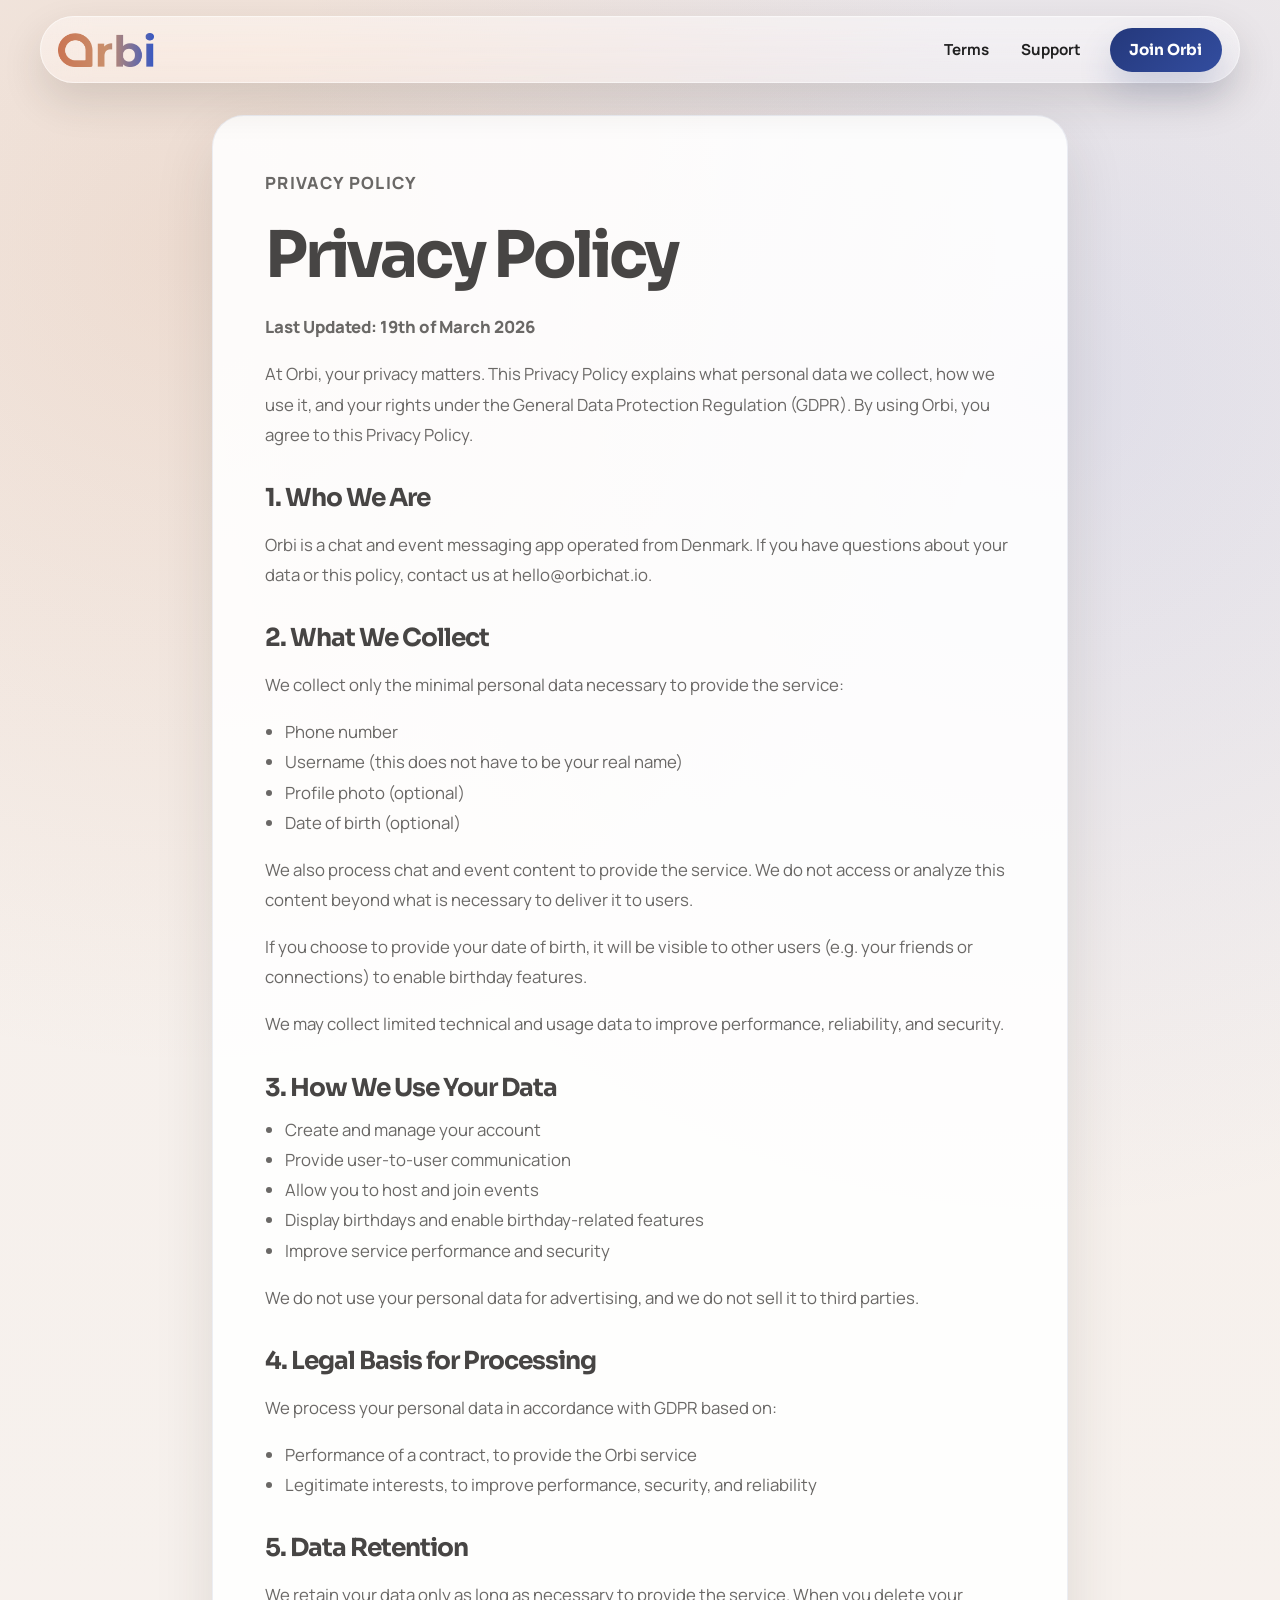
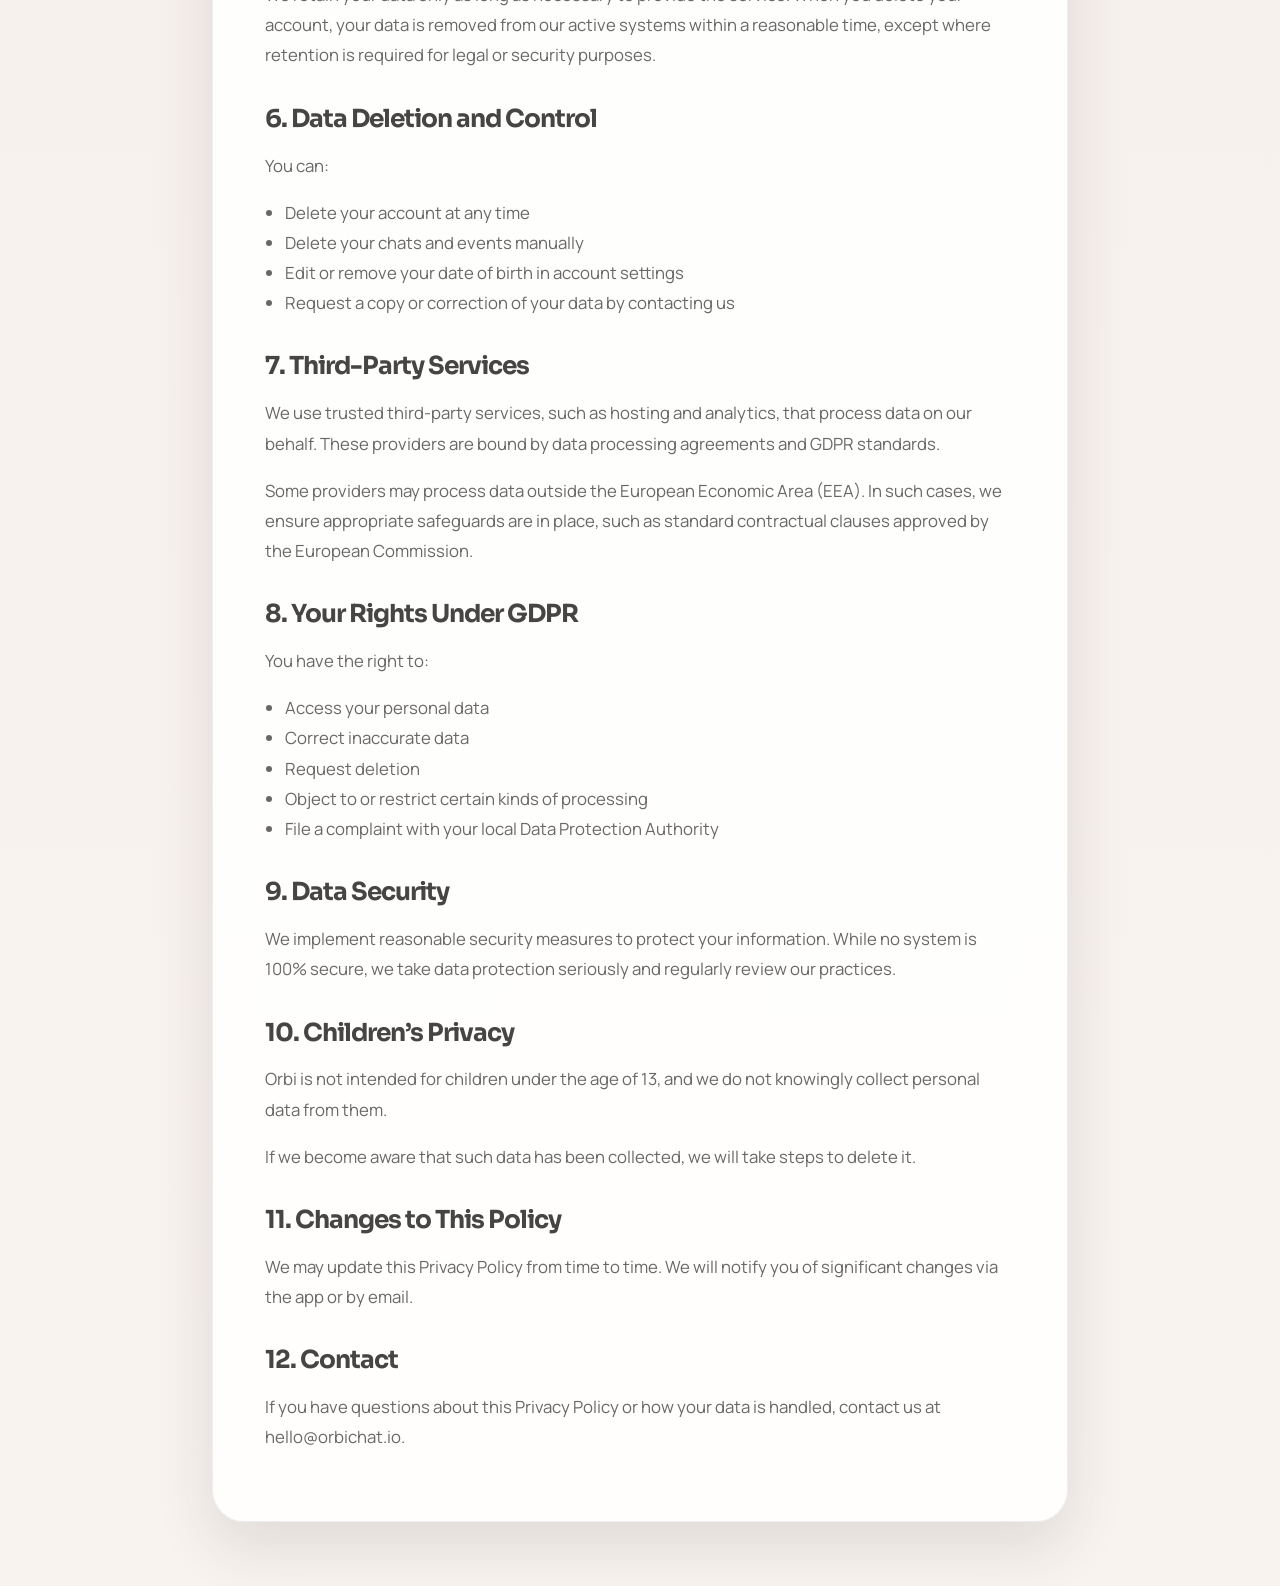
<file: privacy/index.html>
<!DOCTYPE html>
<html lang="en">
  <head>
    <meta charset="UTF-8" />
    <meta name="viewport" content="width=device-width, initial-scale=1.0" />
    <title>Orbi | Privacy Policy</title>
    <meta
      name="description"
      content="Read how Orbi handles personal data, privacy, and GDPR-related rights."
    />
    <link rel="canonical" href="https://orbichat.io/privacy/" />
    <link rel="icon" type="image/png" href="../assets/favicon.png" />
    <link rel="shortcut icon" href="../assets/favicon.png" />
    <link rel="apple-touch-icon" href="../assets/favicon.png" />
    <link rel="preconnect" href="https://fonts.googleapis.com" />
    <link rel="preconnect" href="https://fonts.gstatic.com" crossorigin />
    <link
      href="https://fonts.googleapis.com/css2?family=Manrope:wght@400;500;600;700;800&family=Sora:wght@500;600;700;800&display=swap"
      rel="stylesheet"
    />
    <link rel="stylesheet" href="../styles.css" />
  </head>
  <body class="legal-body">
    <div class="page-shell">
      <header class="site-header legal-header">
        <div class="nav-shell">
          <a class="brand" href="../" aria-label="Orbi home">
            <img src="../assets/orbi-logo-color.png" alt="Orbi" />
          </a>
          <nav class="site-nav desktop-nav" aria-label="Secondary">
            <a href="../terms/">Terms</a>
            <a href="../support/">Support</a>
          </nav>
          <a class="cta-pill desktop-cta" href="../">Join Orbi</a>
          <button
            class="menu-toggle"
            type="button"
            aria-expanded="false"
            aria-controls="mobile-menu"
            aria-label="Open menu"
          >
            <span></span>
            <span></span>
            <span></span>
          </button>
          <div class="mobile-menu" id="mobile-menu">
            <nav class="mobile-nav" aria-label="Mobile Secondary">
              <a href="../terms/" data-menu-close>Terms</a>
              <a href="../support/" data-menu-close>Support</a>
            </nav>
            <a
              class="cta-pill mobile-cta"
              href="../"
              data-menu-close
              >Join Orbi</a
            >
          </div>
        </div>
      </header>

      <main class="legal-main">
        <article class="legal-sheet" data-reveal>
          <p class="eyebrow">Privacy Policy</p>
          <h1>Privacy Policy</h1>
          <p class="legal-lead">Last Updated: 19th of March 2026</p>
          <p>
            At Orbi, your privacy matters. This Privacy Policy explains what
            personal data we collect, how we use it, and your rights under the
            General Data Protection Regulation (GDPR). By using Orbi, you agree
            to this Privacy Policy.
          </p>

          <section>
            <h2>1. Who We Are</h2>
            <p>
              Orbi is a chat and event messaging app operated from Denmark. If
              you have questions about your data or this policy, contact us at
              <a href="mailto:hello@orbichat.io">hello@orbichat.io</a>.
            </p>
          </section>

          <section>
            <h2>2. What We Collect</h2>
            <p>We collect only the minimal personal data necessary to provide the service:</p>
            <ul>
              <li>Phone number</li>
              <li>Username (this does not have to be your real name)</li>
              <li>Profile photo (optional)</li>
              <li>Date of birth (optional)</li>
            </ul>
            <p>
              We also process chat and event content to provide the service. We
              do not access or analyze this content beyond what is necessary to
              deliver it to users.
            </p>
            <p>
              If you choose to provide your date of birth, it will be visible 
              to other users (e.g. your friends or connections) to enable birthday 
              features. 
            </p>
            <p>
              We may collect limited technical and usage data to improve performance, 
              reliability, and security.
            </p>
            </section>

          <section>
            <h2>3. How We Use Your Data</h2>
            <ul>
              <li>Create and manage your account</li>
              <li>Provide user-to-user communication</li>
              <li>Allow you to host and join events</li>
              <li>Display birthdays and enable birthday-related features</li>
              <li>Improve service performance and security</li>
            </ul>
            <p>
              We do not use your personal data for advertising, and we do not
              sell it to third parties.
            </p>
          </section>

          <section>
            <h2>4. Legal Basis for Processing</h2>
            <p>We process your personal data in accordance with GDPR based on:</p>
            <ul>
              <li>Performance of a contract, to provide the Orbi service</li>
              <li>Legitimate interests, to improve performance, security, and reliability</li>
            </ul>
          </section>

          <section>
            <h2>5. Data Retention</h2>
            <p>
              We retain your data only as long as necessary to provide the
              service. When you delete your account, your data is removed from
              our active systems within a reasonable time, except where retention
              is required for legal or security purposes.
            </p>
          </section>

          <section>
            <h2>6. Data Deletion and Control</h2>
            <p>You can:</p>
            <ul>
              <li>Delete your account at any time</li>
              <li>Delete your chats and events manually</li>
              <li>Edit or remove your date of birth in account settings</li>
              <li>Request a copy or correction of your data by contacting us</li>
            </ul>
          </section>

          <section>
            <h2>7. Third-Party Services</h2>
            <p>
              We use trusted third-party services, such as hosting and analytics,
              that process data on our behalf. These providers are bound by data
              processing agreements and GDPR standards.
            </p>
            <p>
              Some providers may process data outside the European Economic Area (EEA). 
              In such cases, we ensure appropriate safeguards are in place, 
              such as standard contractual clauses approved by the European Commission.
            </p>
          </section>

          <section>
            <h2>8. Your Rights Under GDPR</h2>
            <p>You have the right to:</p>
            <ul>
              <li>Access your personal data</li>
              <li>Correct inaccurate data</li>
              <li>Request deletion</li>
              <li>Object to or restrict certain kinds of processing</li>
              <li>File a complaint with your local Data Protection Authority</li>
            </ul>
          </section>

          <section>
            <h2>9. Data Security</h2>
            <p>
              We implement reasonable security measures to protect your
              information. While no system is 100% secure, we take data
              protection seriously and regularly review our practices.
            </p>
          </section>

          <section>
            <h2>10. Children’s Privacy</h2>
            <p>
              Orbi is not intended for children under the age of 13, and we do
              not knowingly collect personal data from them.
            </p>
            <p>
              If we become aware that such data has been collected, 
              we will take steps to delete it.
            </p>
          </section>

          <section>
            <h2>11. Changes to This Policy</h2>
            <p>
              We may update this Privacy Policy from time to time. We will notify
              you of significant changes via the app or by email.
            </p>
          </section>

          <section>
            <h2>12. Contact</h2>
            <p>
              If you have questions about this Privacy Policy or how your data is
              handled, contact us at
              <a href="mailto:hello@orbichat.io">hello@orbichat.io</a>.
            </p>
          </section>
        </article>
      </main>
    </div>

    <script src="../script.js"></script>
  </body>
</html>
</file>
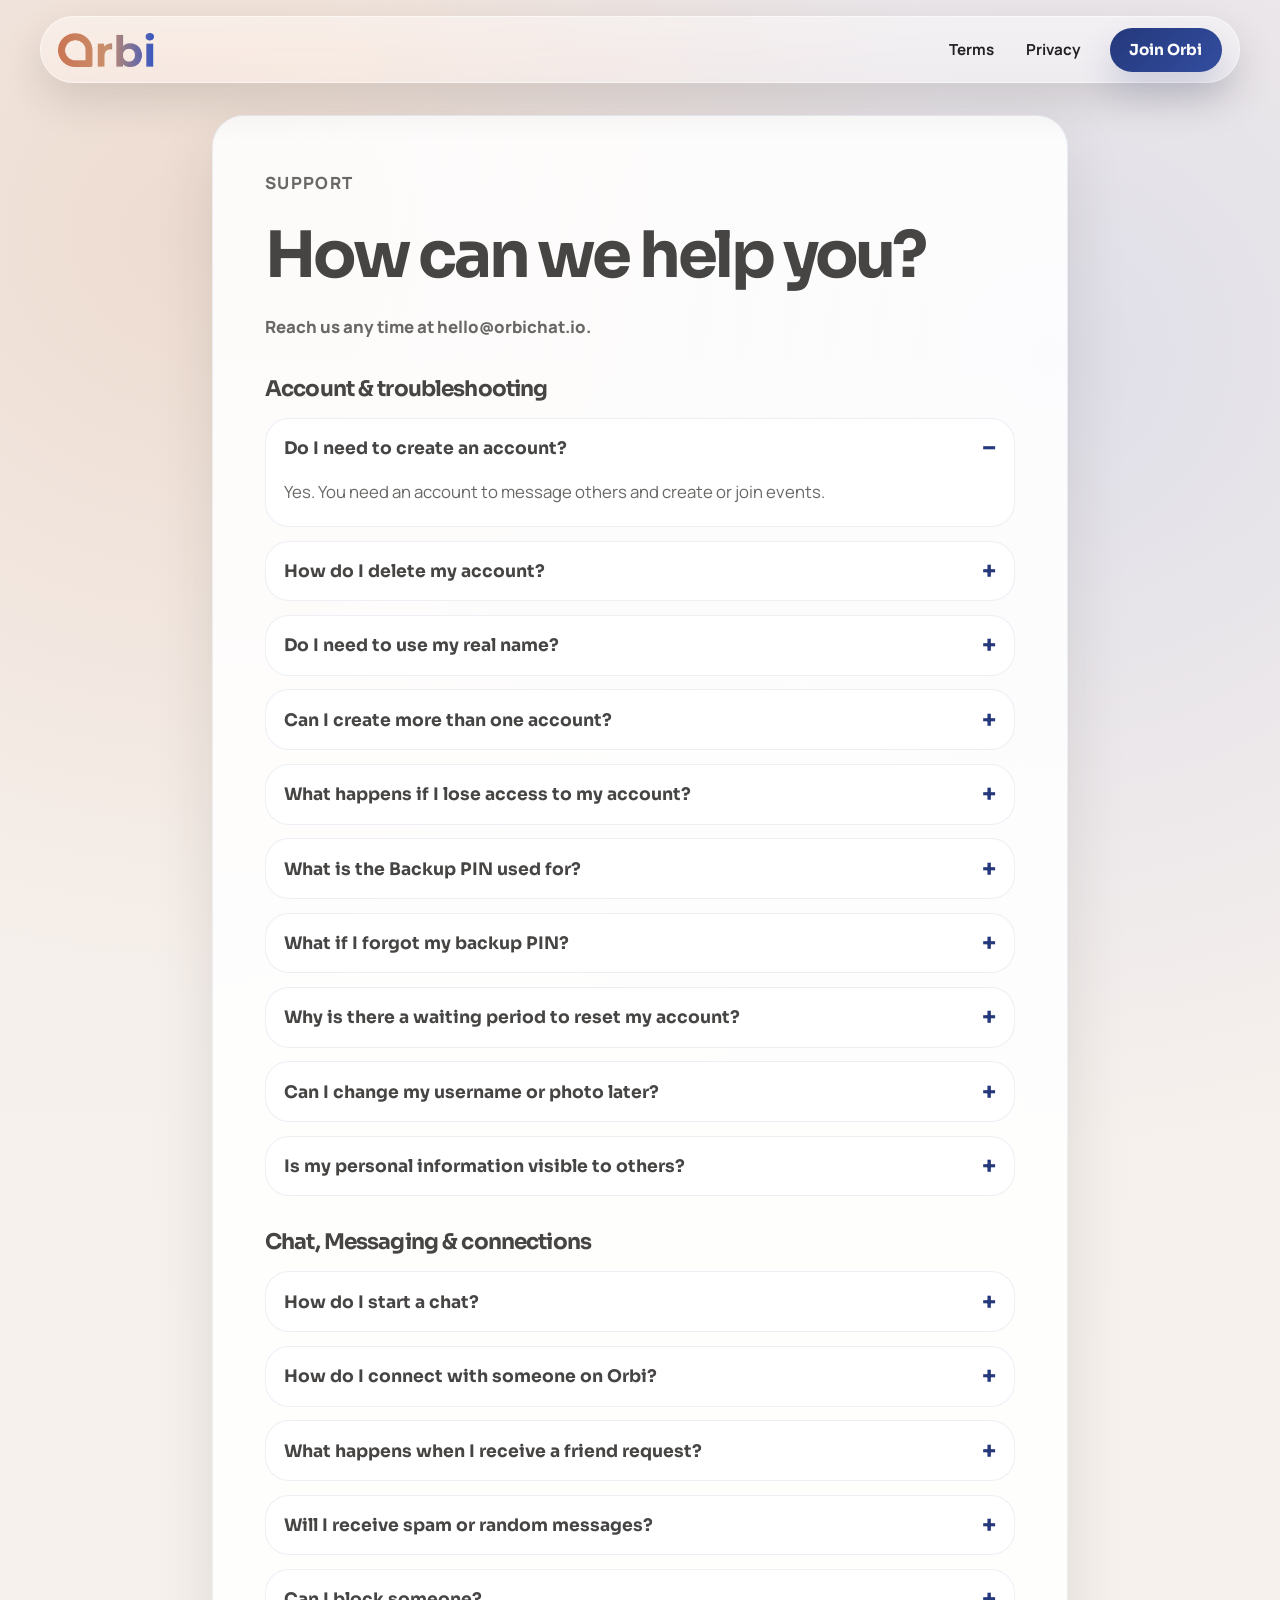
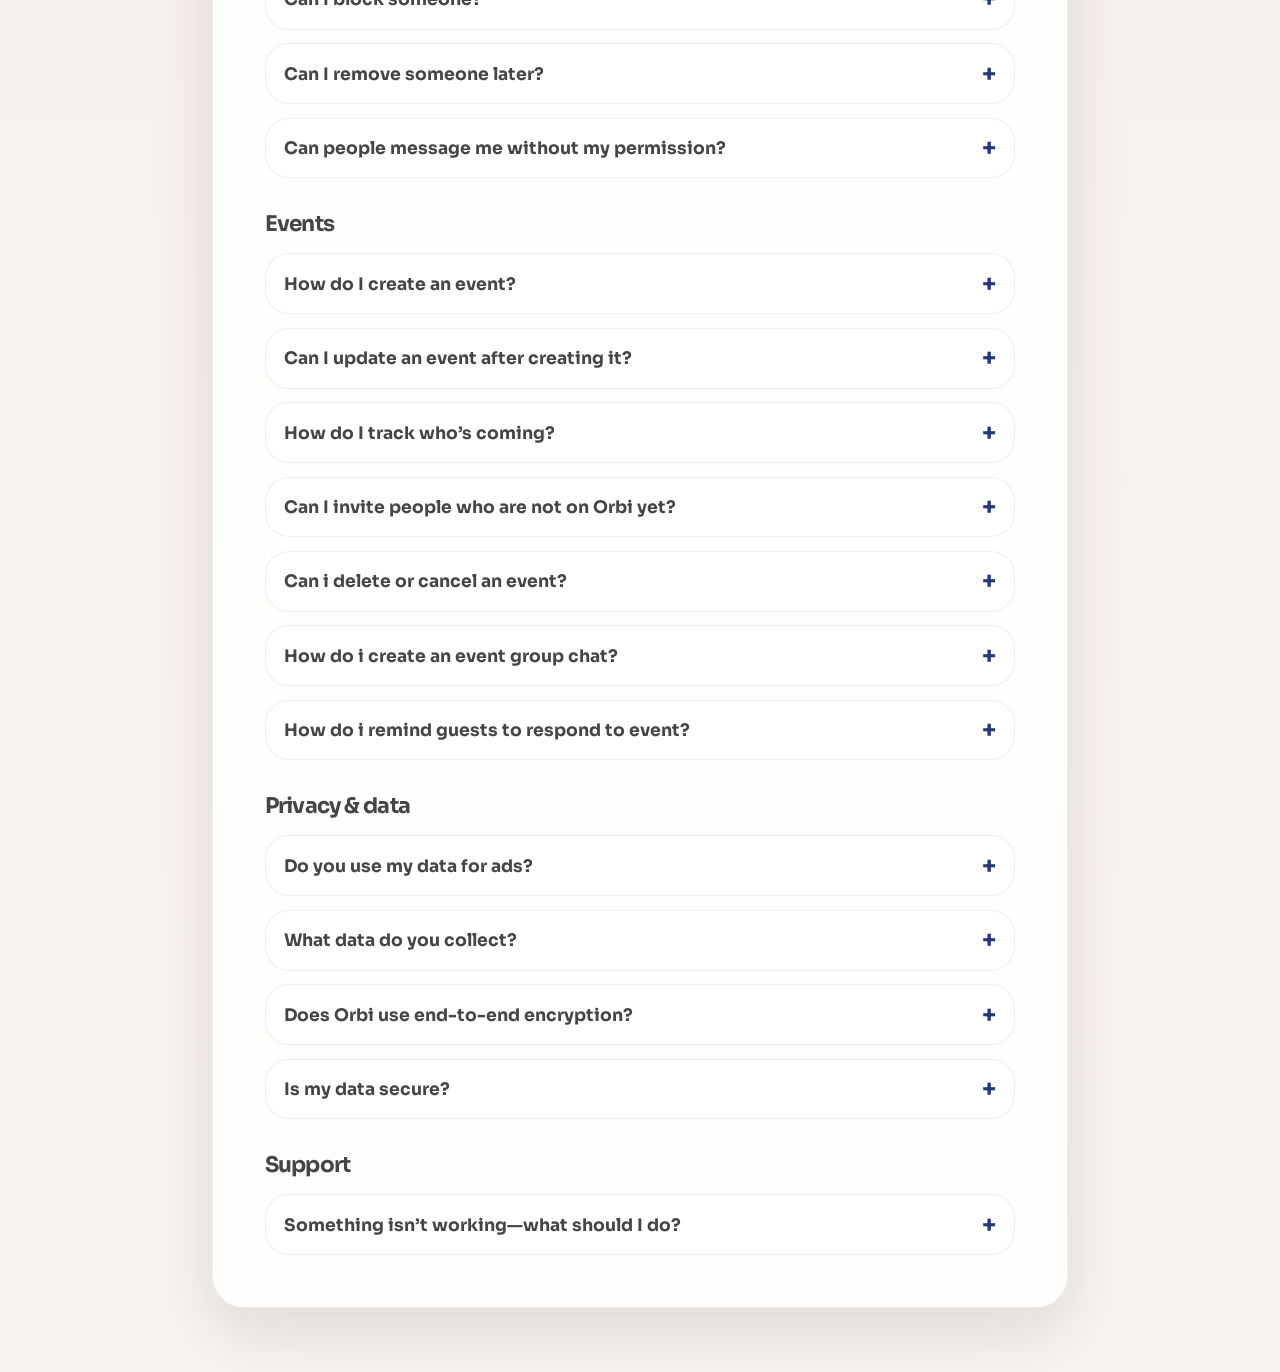
<file: support/index.html>
<!DOCTYPE html>
<html lang="en">
  <head>
    <meta charset="UTF-8" />
    <meta name="viewport" content="width=device-width, initial-scale=1.0" />
    <title>Orbi | Support</title>
    <meta
      name="description"
      content="Support resources and contact information for Orbi."
    />
    <link rel="canonical" href="https://orbichat.io/support/" />
    <link rel="icon" type="image/png" href="../assets/favicon.png" />
    <link rel="shortcut icon" href="../assets/favicon.png" />
    <link rel="apple-touch-icon" href="../assets/favicon.png" />
    <link rel="preconnect" href="https://fonts.googleapis.com" />
    <link rel="preconnect" href="https://fonts.gstatic.com" crossorigin />
    <link
      href="https://fonts.googleapis.com/css2?family=Manrope:wght@400;500;600;700;800&family=Sora:wght@500;600;700;800&display=swap"
      rel="stylesheet"
    />
    <link rel="stylesheet" href="../styles.css" />
  </head>
  <body class="legal-body">
    <div class="page-shell">
      <header class="site-header legal-header">
        <div class="nav-shell">
          <a class="brand" href="../" aria-label="Orbi home">
            <img src="../assets/orbi-logo-color.png" alt="Orbi" />
          </a>
          <nav class="site-nav desktop-nav" aria-label="Secondary">
            <a href="../terms/">Terms</a>
            <a href="../privacy/">Privacy</a>
          </nav>
          <a class="cta-pill desktop-cta" href="../">Join Orbi</a>
          <button
            class="menu-toggle"
            type="button"
            aria-expanded="false"
            aria-controls="mobile-menu"
            aria-label="Open menu"
          >
            <span></span>
            <span></span>
            <span></span>
          </button>
          <div class="mobile-menu" id="mobile-menu">
            <nav class="mobile-nav" aria-label="Mobile Secondary">
              <a href="../terms/" data-menu-close>Terms</a>
              <a href="../privacy/" data-menu-close>Privacy</a>
            </nav>
            <a
              class="cta-pill mobile-cta"
              href="../"
              data-menu-close
              >Join Orbi</a
            >
          </div>
        </div>
      </header>

      <main class="legal-main">
        <article class="legal-sheet" data-reveal>
          <p class="eyebrow">Support</p>
          <h1>How can we help you?</h1>
          <p class="legal-lead">
            Reach us any time at
            <a href="mailto:hello@orbichat.io">hello@orbichat.io</a>.
          </p>

          <div class="support-sections">
            <section class="support-section">
              <h2>Account &amp; troubleshooting</h2>
              <div class="support-accordion-list">
                <details class="support-accordion-item" open>
                  <summary>Do I need to create an account?</summary>
                  <p>
                    Yes. You need an account to message others and create or
                    join events.
                  </p>
                </details>

                <details class="support-accordion-item">
                  <summary>How do I delete my account?</summary>
                  <p>
                    You can delete your account in the app settings. Scroll to
                    the bottom.
                  </p>
                </details>

                <details class="support-accordion-item">
                  <summary>Do I need to use my real name?</summary>
                  <p>No. You can choose any username you like.</p>
                </details>

                <details class="support-accordion-item">
                  <summary>Can I create more than one account?</summary>
                  <p>
                    Orbi is designed for one account per person. If you need
                    help accessing your account, contact support.
                  </p>
                </details>

                <details class="support-accordion-item">
                  <summary>What happens if I lose access to my account?</summary>
                  <p>
                    If you haven&#8217;t set up a backup PIN or no longer have
                    access to your phone, you can reset your account by
                    selecting &#8220;Skip&#8221; on the &#8220;Access your
                    data&#8221; page during login. This will start a 6&#8211;8
                    hour waiting period. Once the wait is over, tap
                    &#8220;Reset Account&#8221; to regain access. Please note
                    that this will permanently remove access to all
                    end-to-end encrypted chats.
                  </p>
                </details>

                <details class="support-accordion-item">
                  <summary>What is the Backup PIN used for?</summary>
                  <p>
                    Your backup PIN is a security code used to access your
                    account when logging in from a new device or after logging
                    out. It also enables end-to-end encrypted chats to be
                    securely available across all your devices.
                  </p>
                </details>

                <details class="support-accordion-item">
                  <summary>What if I forgot my backup PIN?</summary>
                  <p>
                    If you forgot your backup PIN, you can reset it. Go to
                    Settings page -&gt; Backup &amp; restore -&gt; create new PIN.
                  </p>
                </details>

                <details class="support-accordion-item">
                  <summary>Why is there a waiting period to reset my account?</summary>
                  <p>
                    The waiting period is a security measure that helps protect
                    your account from unauthorized access by giving you time to
                    review and deny any login attempts you didn&#8217;t
                    initiate.
                  </p>
                </details>

                <details class="support-accordion-item">
                  <summary>Can I change my username or photo later?</summary>
                  <p>
                    Yes. You can update your username and profile photo on your
                    profile page. Click the edit button next to your profile
                    picture.
                  </p>
                </details>

                <details class="support-accordion-item">
                  <summary>Is my personal information visible to others?</summary>
                  <p>
                    Only your username and profile photo is visible to others. <br>
                    Your birthday (date not year) is visible on the day, if you enable the feature.
                  </p>
                </details>
              </div>
            </section>

            <section class="support-section">
              <h2>Chat, Messaging &amp; connections</h2>
              <div class="support-accordion-list">
                <details class="support-accordion-item">
                  <summary>How do I start a chat?</summary>
                  <p>
                    On the Chats page, click the create button in the top right
                    corner. You need to have friends before you can start a
                    chat.
                  </p>
                </details>

                <details class="support-accordion-item">
                  <summary>How do I connect with someone on Orbi?</summary>
                  <p>
                    You connect with people by sending or accepting a friend
                    request. Once you&#8217;re connected, you can message each
                    other directly. Go to the profile page and click
                    &quot;Find Friends&quot;.
                  </p>
                </details>

                <details class="support-accordion-item">
                  <summary>What happens when I receive a friend request?</summary>
                  <p>
                    You can choose to accept or ignore it. You&#8217;re always
                    in control of who you connect with.
                  </p>
                </details>

                <details class="support-accordion-item">
                  <summary>Will I receive spam or random messages?</summary>
                  <p>
                    Not likely. Since only accepted connections can message you
                    directly, you won&#8217;t receive direct messages from
                    strangers.
                  </p>
                </details>

                <details class="support-accordion-item">
                  <summary>Can I block someone?</summary>
                  <p>
                    Yes. You can block users to prevent any further interaction.
                    Go to Profile page -&gt; &quot;View Friends&quot; and select
                    &quot;Remove &amp; block user&quot;
                  </p>
                </details>

                <details class="support-accordion-item">
                  <summary>Can I remove someone later?</summary>
                  <p>
                    Yes. You can remove a connection at any time. If you choose
                    to remove and block a user, they can no longer send a new
                    friend request and message you directly.
                  </p>
                </details>

                <details class="support-accordion-item">
                  <summary>Can people message me without my permission?</summary>
                  <p>
                    You decide who can reach you&#8212;only people you&#8217;ve
                    connected with can message you directly. If a friend adds
                    you to a group, people in that group can message you there.
                  </p>
                </details>
              </div>
            </section>

            <section class="support-section">
              <h2>Events</h2>
              <div class="support-accordion-list">
                <details class="support-accordion-item">
                  <summary>How do I create an event?</summary>
                  <p>
                    On the Events page, click the create button in the top right
                    corner. You need to have friends before you can invite
                    poeple to your event.
                  </p>
                </details>

                <details class="support-accordion-item">
                  <summary>Can I update an event after creating it?</summary>
                  <p>
                    Yes. You can update event details at any time, and
                    participants will see the changes.
                  </p>
                </details>

                <details class="support-accordion-item">
                  <summary>How do I track who&#8217;s coming?</summary>
                  <p>
                    You can see responses directly in the event&#8212;no need
                    to manage messages or separate lists.
                  </p>
                </details>

                <details class="support-accordion-item">
                  <summary>Can I invite people who are not on Orbi yet?</summary>
                  <p>
                    Yes. You can invite people to events by SMS, even if they are not on Orbi yet. 
                    This makes it easier to plan with everyone, not only people already using the app.
                  </p>
                </details>

                <details class="support-accordion-item">
                  <summary>Can i delete or cancel an event?</summary>
                  <p>
                    Yes. If you create or manage an event, you can cancel it or delete it from Orbi. 
                    When an event is cancelled, invited guests can see that the plan is no longer happening, so everyone stays updated.
                  </p>
                </details>

                <details class="support-accordion-item">
                  <summary>How do i create an event group chat?</summary>
                  <p>
                    When you create or manage an event, open the Manage dropdown 
                    and select Create group chat to start a dedicated event chat 
                    with the event guests.
                  </p>
                </details>

                <details class="support-accordion-item">
                  <summary>How do i remind guests to respond to event?</summary>
                  <p>
                    When you create or manage an event, open the Manage dropdown 
                    and select Remind guests to respond to send a reminder 
                    to invited guests who haven’t responded yet.
                  </p>
                </details>

              </div>
            </section>

            <section class="support-section">
              <h2>Privacy &amp; data</h2>
              <div class="support-accordion-list">
                <details class="support-accordion-item">
                  <summary>Do you use my data for ads?</summary>
                  <p>
                    No. Orbi does not use your data for advertising or targeting.
                  </p>
                </details>

                <details class="support-accordion-item">
                  <summary>What data do you collect?</summary>
                  <p>
                    We only collect the data needed to run the app, such as your
                    account details and the content you choose to share.
                  </p>
                </details>

                <details class="support-accordion-item">
                  <summary>Does Orbi use end-to-end encryption?</summary>
                  <p>
                    Yes&#8212;messages on Orbi are secured with end-to-end
                    encryption when this option is enabled during chat creation,
                    meaning only participants in the conversation can read them.
                  </p>
                </details>

                <details class="support-accordion-item">
                  <summary>Is my data secure?</summary>
                  <p>
                    Yes. We use encryption to protect your data both in transit
                    and at rest, and we design Orbi with privacy in mind.
                  </p>
                </details>
              </div>
            </section>

            <section class="support-section">
              <h2>Support</h2>
              <div class="support-accordion-list">
                <details class="support-accordion-item" hidden>
                  <summary>Why is there a subscription?</summary>
                  <p>
                    Instead of ads and tracking, Orbi is supported by its
                    users.<br />
                    A small subscription helps keep the app simple, private, and
                    focused.
                  </p>
                </details>

                <details class="support-accordion-item" hidden>
                  <summary>Do I get extra features with a subscription?</summary>
                  <p>
                    No. The subscription is optional and supports the app&#8212;it
                    does not unlock additional features.
                  </p>
                </details>

                <details class="support-accordion-item" hidden>
                  <summary>How do I cancel my subscription?</summary>
                  <p>
                    You can cancel anytime through your device&#8217;s subscription
                    settings.
                  </p>
                </details>

                <details class="support-accordion-item" hidden>
                  <summary>Will I lose access if I don&#8217;t subscribe?</summary>
                  <p>No. Orbi remains fully usable without a subscription.</p>
                </details>

                <details class="support-accordion-item">
                  <summary>Something isn&#8217;t working&#8212;what should I do?</summary>
                  <p>
                    Try restarting the app or checking your internet
                    connection.<br />
                    If the issue continues, contact us at:
                    <a href="mailto:hello@orbichat.io">hello@orbichat.io</a>.
                  </p>
                </details>
              </div>
            </section>
          </div>
        </article>
      </main>
    </div>

    <script src="../script.js"></script>
  </body>
</html>
</file>
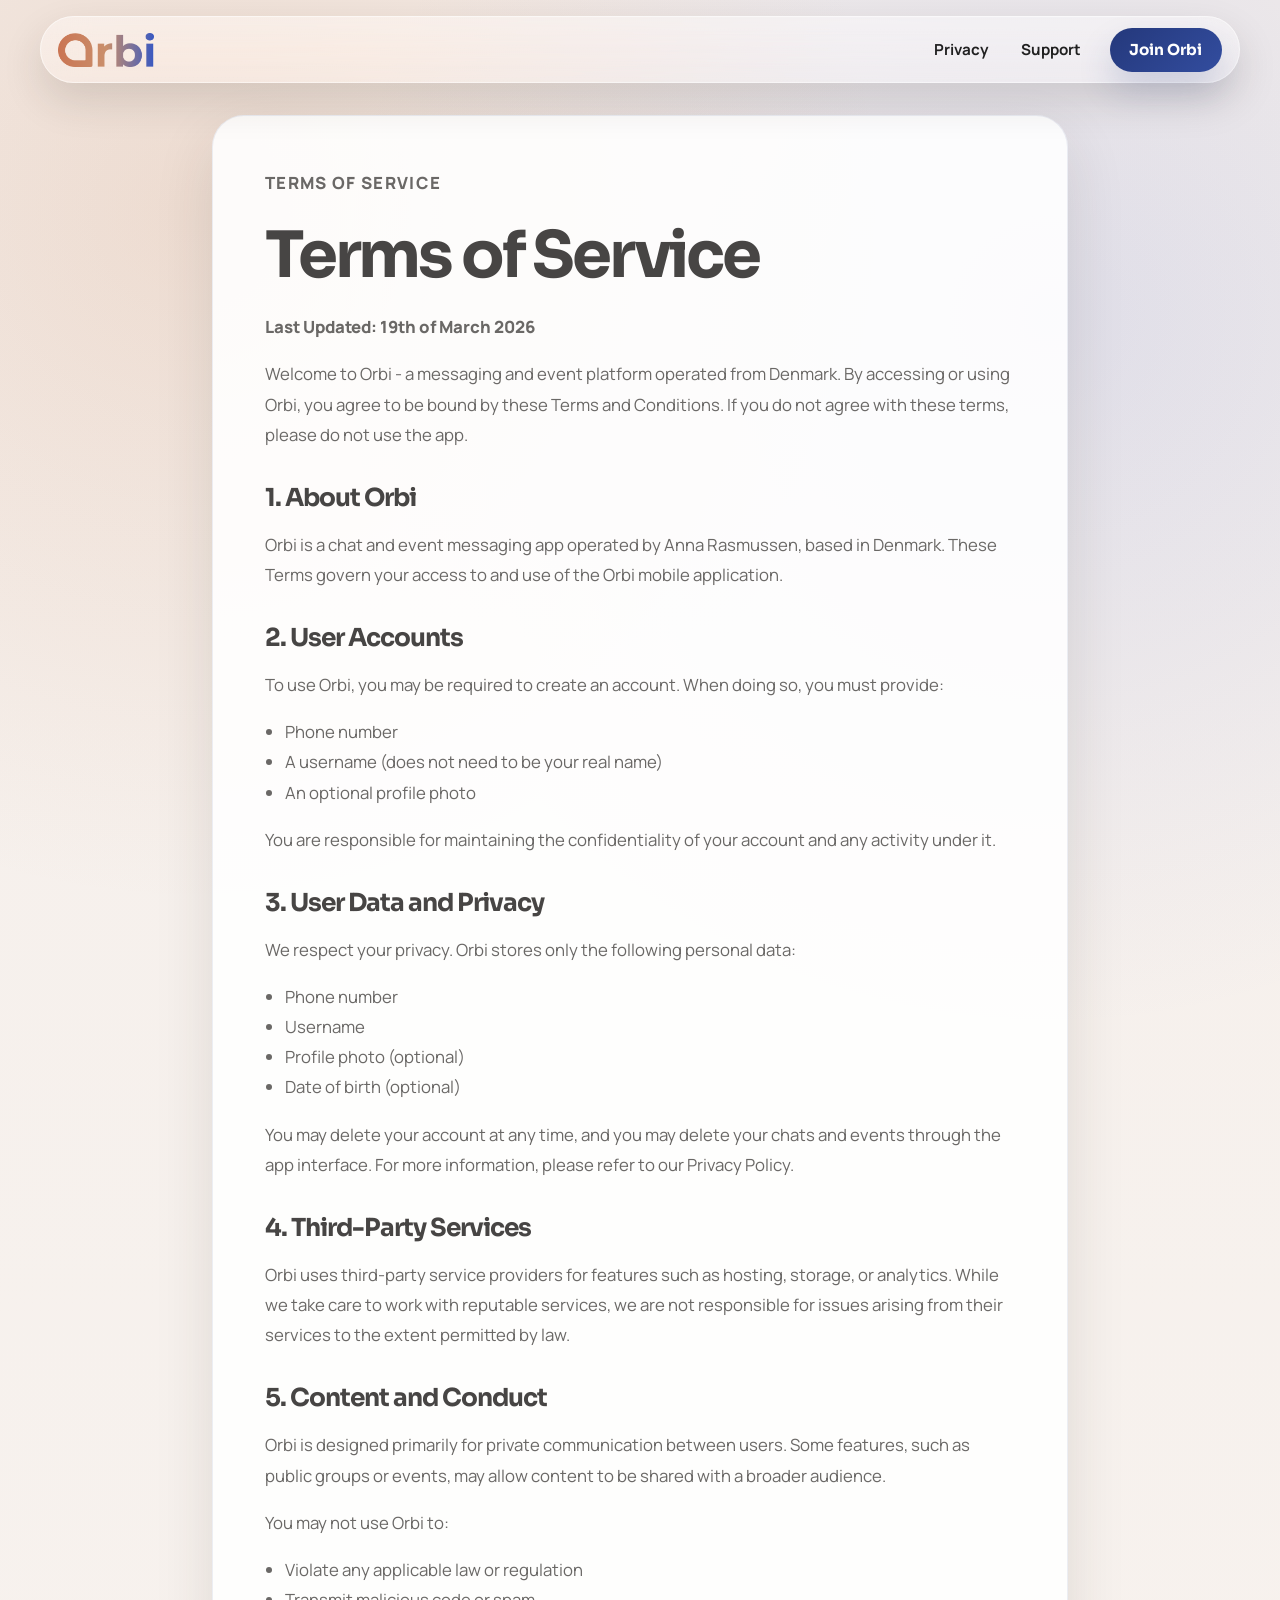
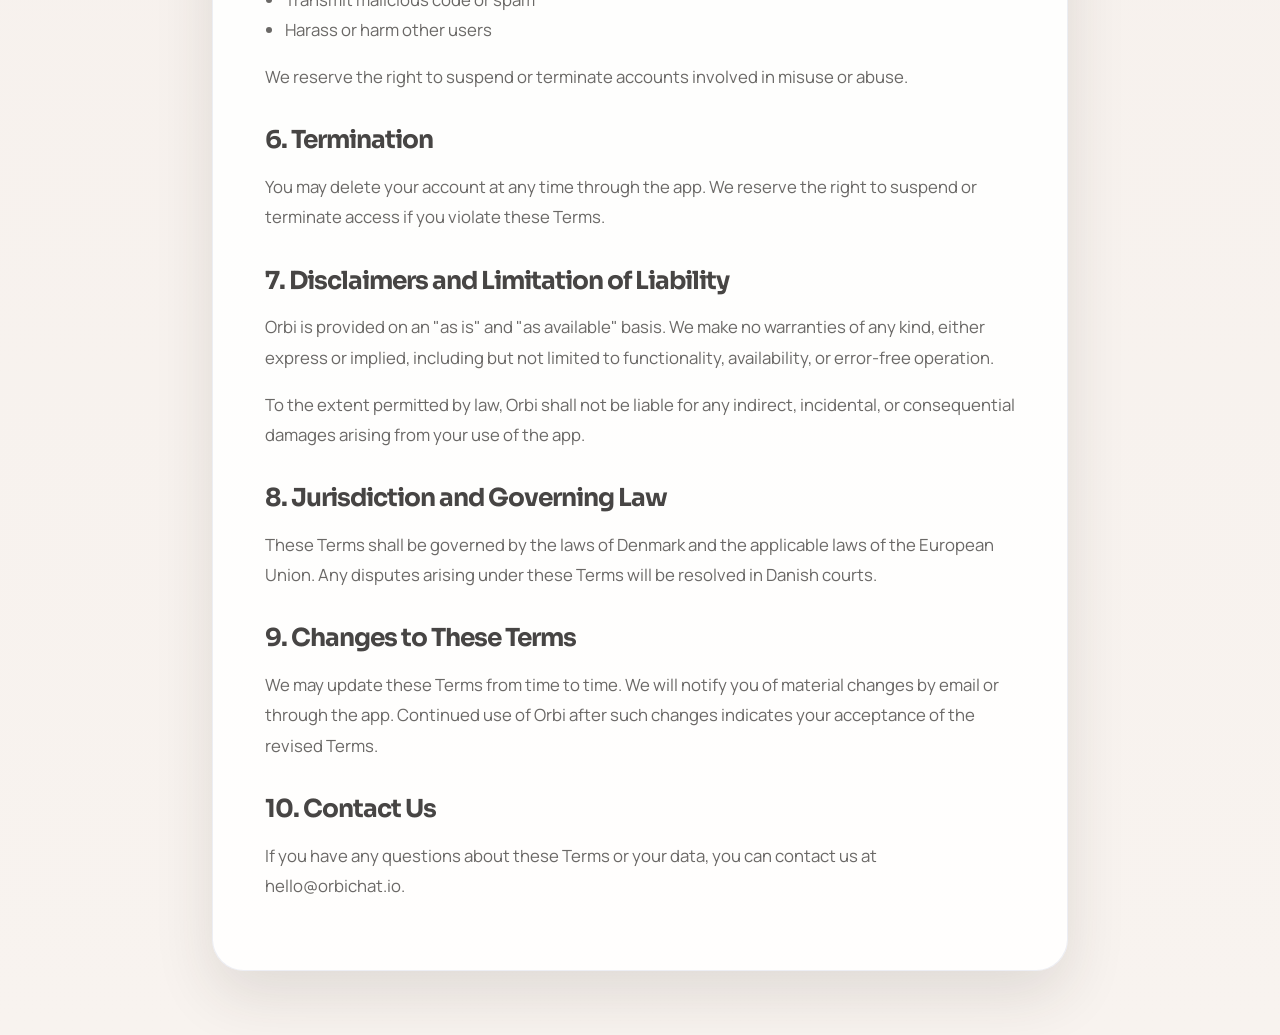
<file: terms/index.html>
<!DOCTYPE html>
<html lang="en">
  <head>
    <meta charset="UTF-8" />
    <meta name="viewport" content="width=device-width, initial-scale=1.0" />
    <title>Orbi | Terms of Service</title>
    <meta
      name="description"
      content="Read the Terms of Service for Orbi, the privacy-first chat and events app."
    />
    <link rel="canonical" href="https://orbichat.io/terms/" />
    <link rel="icon" type="image/png" href="../assets/favicon.png" />
    <link rel="shortcut icon" href="../assets/favicon.png" />
    <link rel="apple-touch-icon" href="../assets/favicon.png" />
    <link rel="preconnect" href="https://fonts.googleapis.com" />
    <link rel="preconnect" href="https://fonts.gstatic.com" crossorigin />
    <link
      href="https://fonts.googleapis.com/css2?family=Manrope:wght@400;500;600;700;800&family=Sora:wght@500;600;700;800&display=swap"
      rel="stylesheet"
    />
    <link rel="stylesheet" href="../styles.css" />
  </head>
  <body class="legal-body">
    <div class="page-shell">
      <header class="site-header legal-header">
        <div class="nav-shell">
          <a class="brand" href="../" aria-label="Orbi home">
            <img src="../assets/orbi-logo-color.png" alt="Orbi" />
          </a>
          <nav class="site-nav desktop-nav" aria-label="Secondary">
            <a href="../privacy/">Privacy</a>
            <a href="../support/">Support</a>
          </nav>
          <a class="cta-pill desktop-cta" href="../">Join Orbi</a>
          <button
            class="menu-toggle"
            type="button"
            aria-expanded="false"
            aria-controls="mobile-menu"
            aria-label="Open menu"
          >
            <span></span>
            <span></span>
            <span></span>
          </button>
          <div class="mobile-menu" id="mobile-menu">
            <nav class="mobile-nav" aria-label="Mobile Secondary">
              <a href="../privacy/" data-menu-close>Privacy</a>
              <a href="../support/" data-menu-close>Support</a>
            </nav>
            <a
              class="cta-pill mobile-cta"
              href="../"
              data-menu-close
              >Join Orbi</a
            >
          </div>
        </div>
      </header>

      <main class="legal-main">
        <article class="legal-sheet" data-reveal>
          <p class="eyebrow">Terms of Service</p>
          <h1>Terms of Service</h1>
          <p class="legal-lead">
            Last Updated: 19th of March 2026
          </p>
          <p>
            Welcome to Orbi - a messaging and event platform operated from
            Denmark. By accessing or using Orbi, you agree to be bound by these
            Terms and Conditions. If you do not agree with these terms, please do
            not use the app.
          </p>

          <section>
            <h2>1. About Orbi</h2>
            <p>
              Orbi is a chat and event messaging app operated by Anna Rasmussen,
              based in Denmark. These Terms govern your access to and use of the
              Orbi mobile application.
            </p>
          </section>

          <section>
            <h2>2. User Accounts</h2>
            <p>
              To use Orbi, you may be required to create an account. When doing
              so, you must provide:
            </p>
            <ul>
              <li>Phone number</li>
              <li>A username (does not need to be your real name)</li>
              <li>An optional profile photo</li>
            </ul>
            <p>
              You are responsible for maintaining the confidentiality of your
              account and any activity under it.
            </p>
          </section>

          <section>
            <h2>3. User Data and Privacy</h2>
            <p>
              We respect your privacy. Orbi stores only the following personal
              data:
            </p>
            <ul>
              <li>Phone number</li>
              <li>Username</li>
              <li>Profile photo (optional)</li>
              <li>Date of birth (optional)</li>
            </ul>
            <p>
              You may delete your account at any time, and you may delete your
              chats and events through the app interface. For more information,
              please refer to our <a href="../privacy/">Privacy Policy</a>.
            </p>
          </section>

          <section>
            <h2>4. Third-Party Services</h2>
            <p>
              Orbi uses third-party service providers for features such as
              hosting, storage, or analytics. While we take care to work with
              reputable services, we are not responsible for issues arising from
              their services to the extent permitted by law.
            </p>
          </section>

          <section>
            <h2>5. Content and Conduct</h2>
            <p>
              Orbi is designed primarily for private communication between users.
              Some features, such as public groups or events, may allow content
              to be shared with a broader audience.
            </p>
            <p>You may not use Orbi to:</p>
            <ul>
              <li>Violate any applicable law or regulation</li>
              <li>Transmit malicious code or spam</li>
              <li>Harass or harm other users</li>
            </ul>
            <p>
              We reserve the right to suspend or terminate accounts involved in
              misuse or abuse.
            </p>
          </section>

          <section>
            <h2>6. Termination</h2>
            <p>
              You may delete your account at any time through the app. We reserve
              the right to suspend or terminate access if you violate these
              Terms.
            </p>
          </section>

          <section>
            <h2>7. Disclaimers and Limitation of Liability</h2>
            <p>
              Orbi is provided on an "as is" and "as available" basis. We make
              no warranties of any kind, either express or implied, including but
              not limited to functionality, availability, or error-free
              operation.
            </p>
            <p>
              To the extent permitted by law, Orbi shall not be liable for any
              indirect, incidental, or consequential damages arising from your use
              of the app.
            </p>
          </section>

          <section>
            <h2>8. Jurisdiction and Governing Law</h2>
            <p>
              These Terms shall be governed by the laws of Denmark and the
              applicable laws of the European Union. Any disputes arising under
              these Terms will be resolved in Danish courts.
            </p>
          </section>

          <section>
            <h2>9. Changes to These Terms</h2>
            <p>
              We may update these Terms from time to time. We will notify you of
              material changes by email or through the app. Continued use of Orbi
              after such changes indicates your acceptance of the revised Terms.
            </p>
          </section>

          <section>
            <h2>10. Contact Us</h2>
            <p>
              If you have any questions about these Terms or your data, you can
              contact us at <a href="mailto:hello@orbichat.io">hello@orbichat.io</a>.
            </p>
          </section>
        </article>
      </main>
    </div>

    <script src="../script.js"></script>
  </body>
</html>
</file>
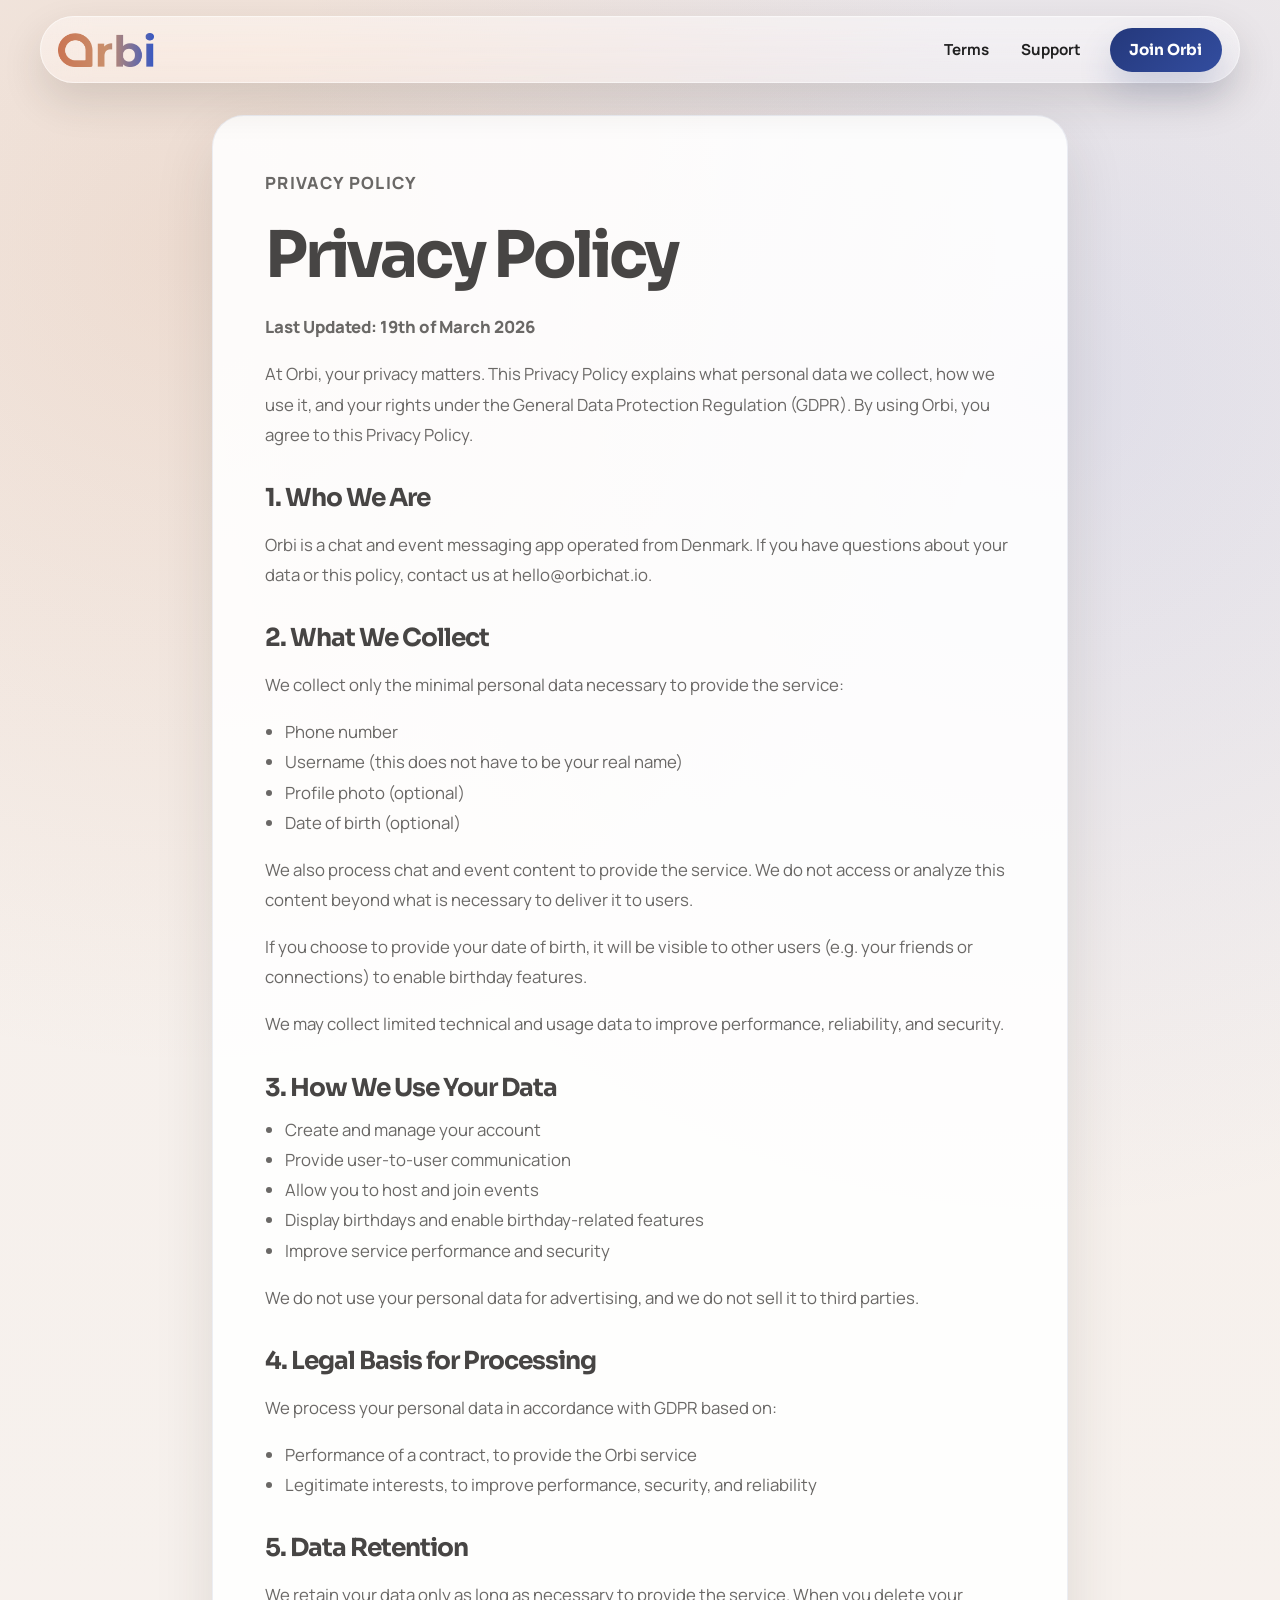
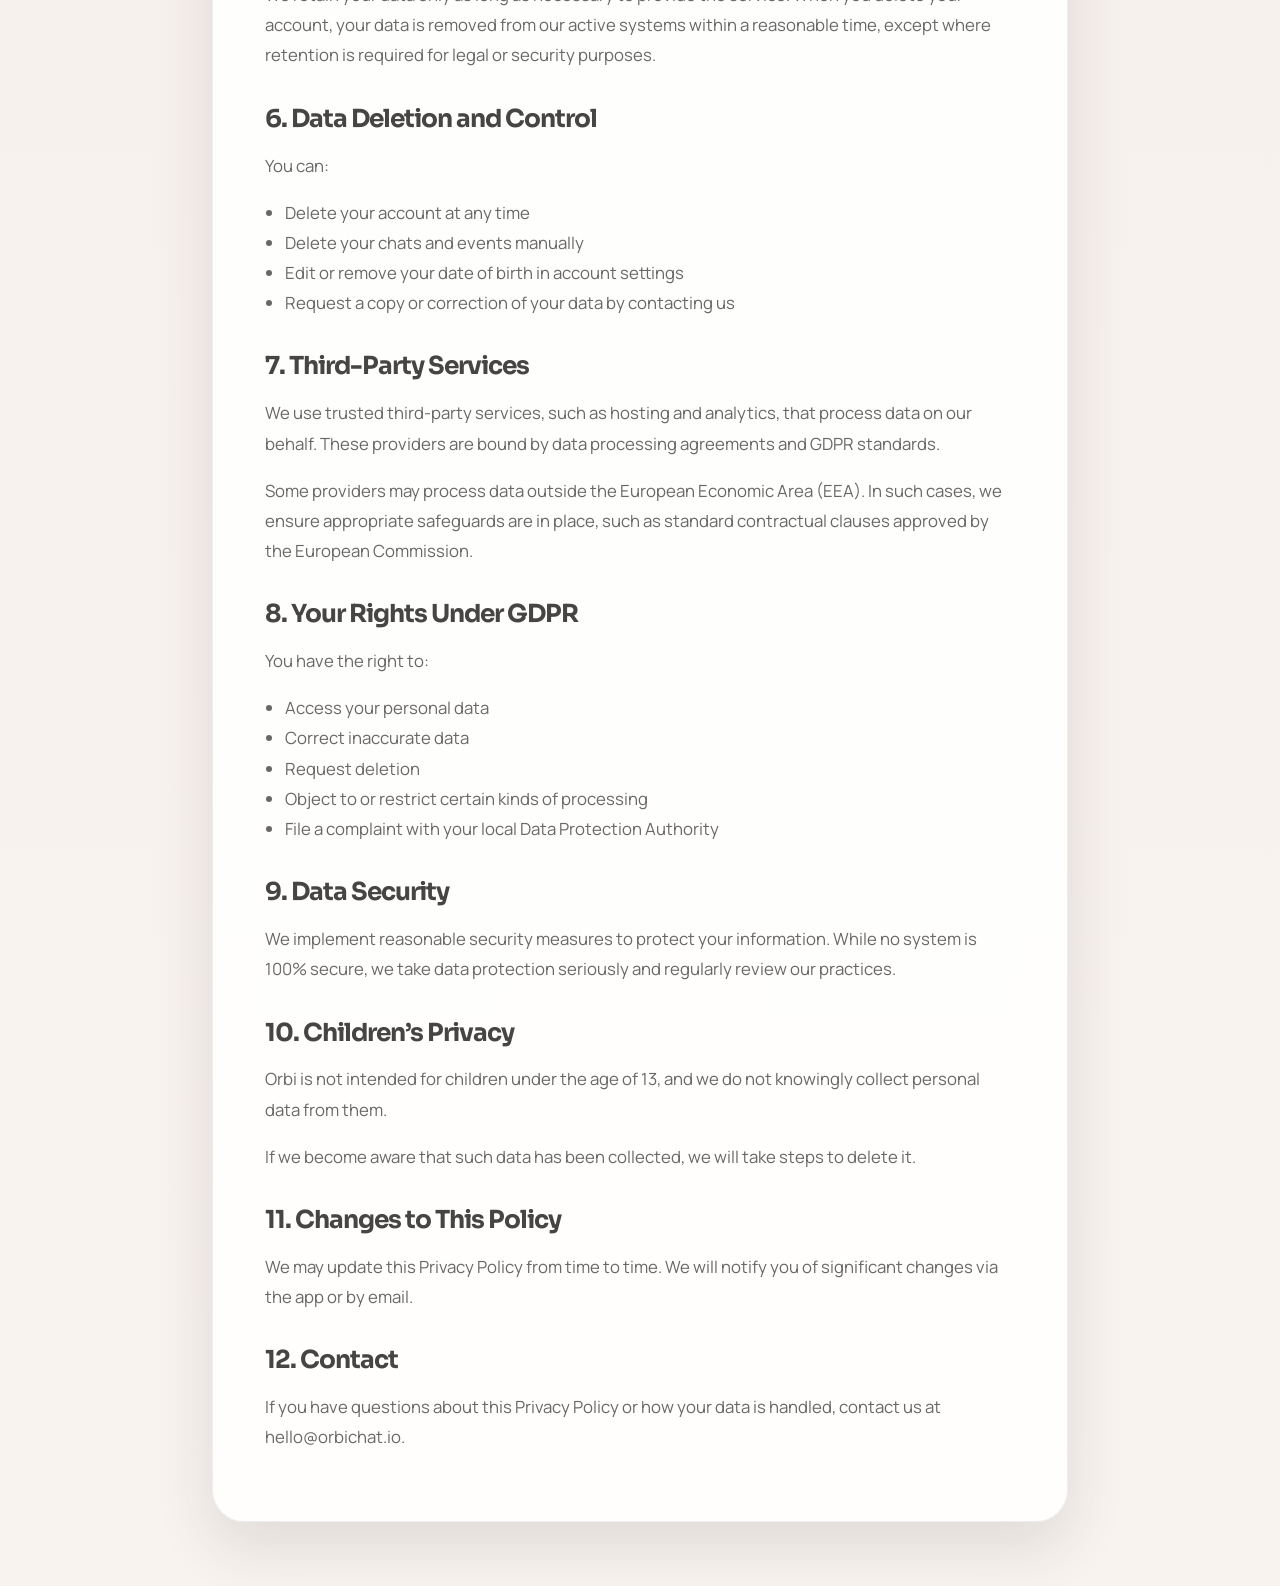
<file: privacy.html>
<!DOCTYPE html>
<html lang="en">
  <head>
    <meta charset="UTF-8" />
    <script>
      window.location.replace("/privacy/");
    </script>
    <meta http-equiv="refresh" content="0; url=/privacy/" />
    <link rel="canonical" href="https://orbichat.io/privacy/" />
    <meta name="robots" content="noindex" />
    <title>Redirecting to Privacy Policy</title>
  </head>
  <body></body>
</html>
</file>
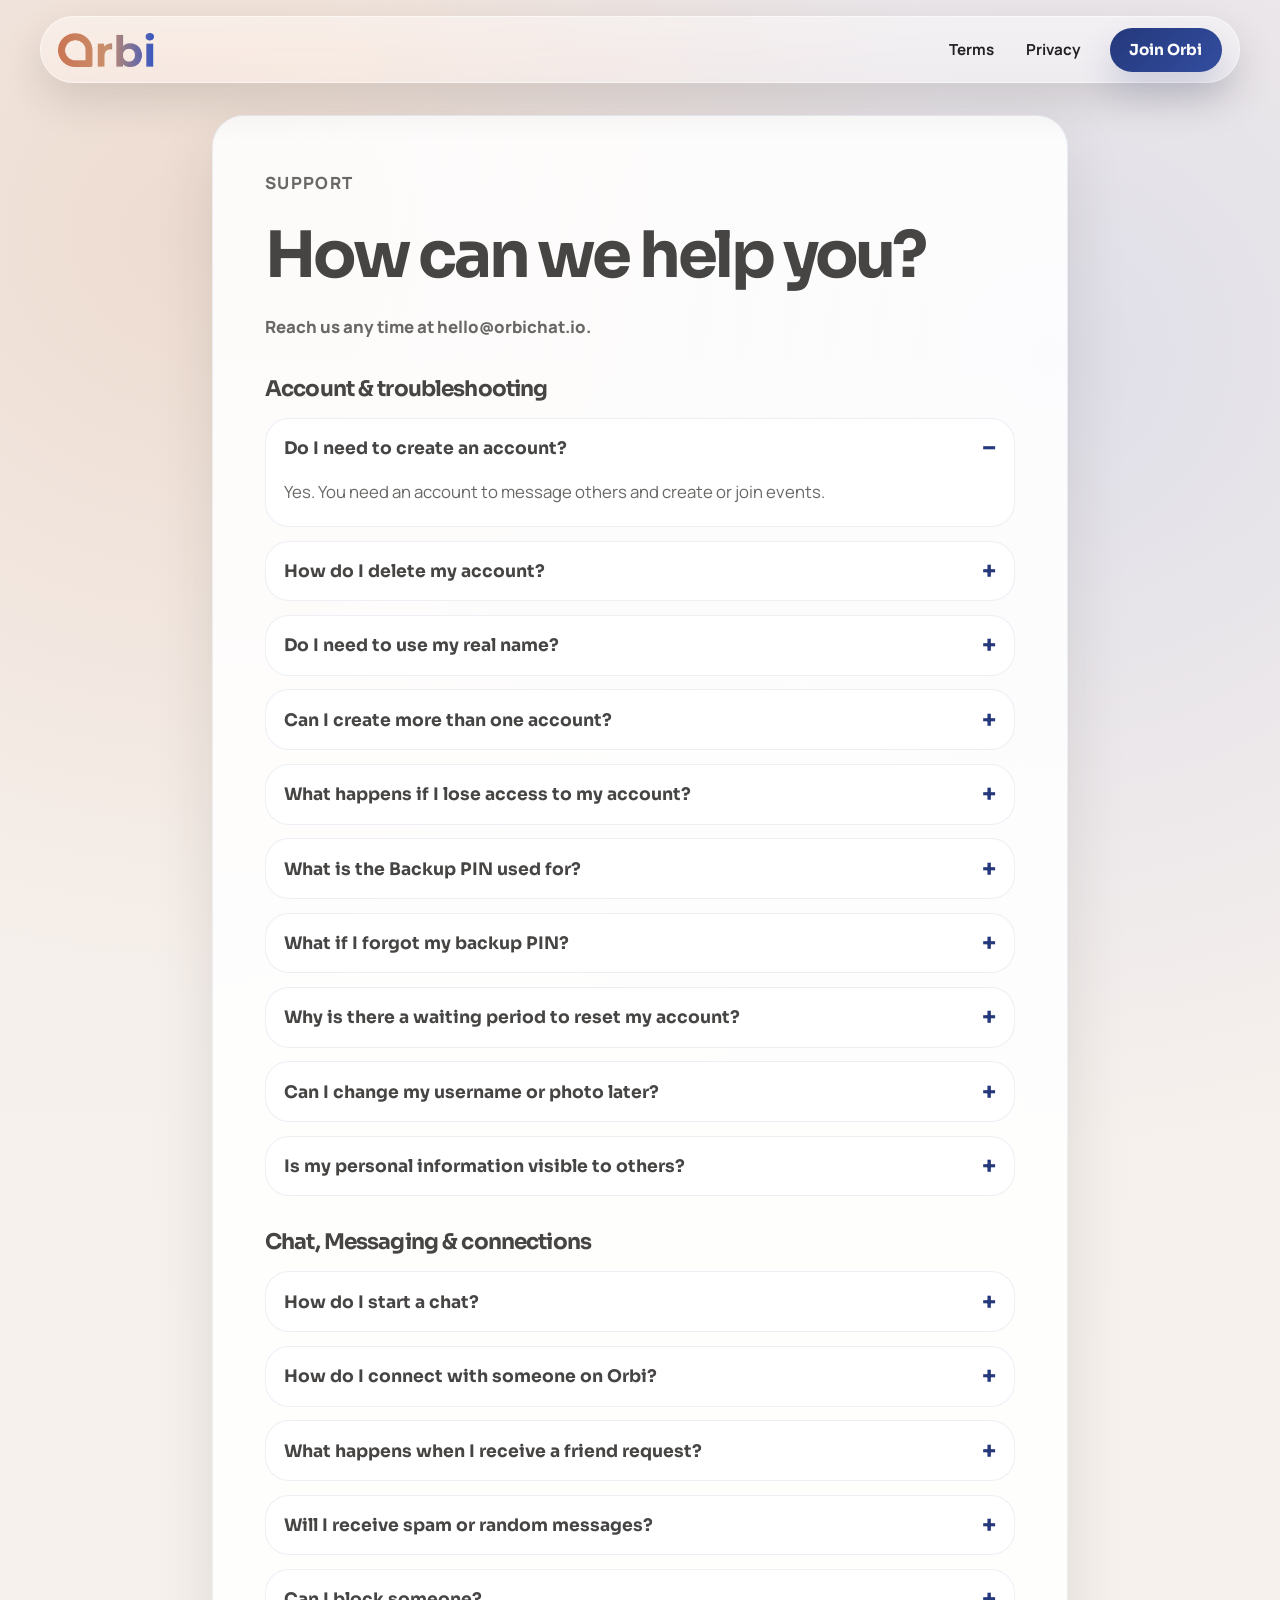
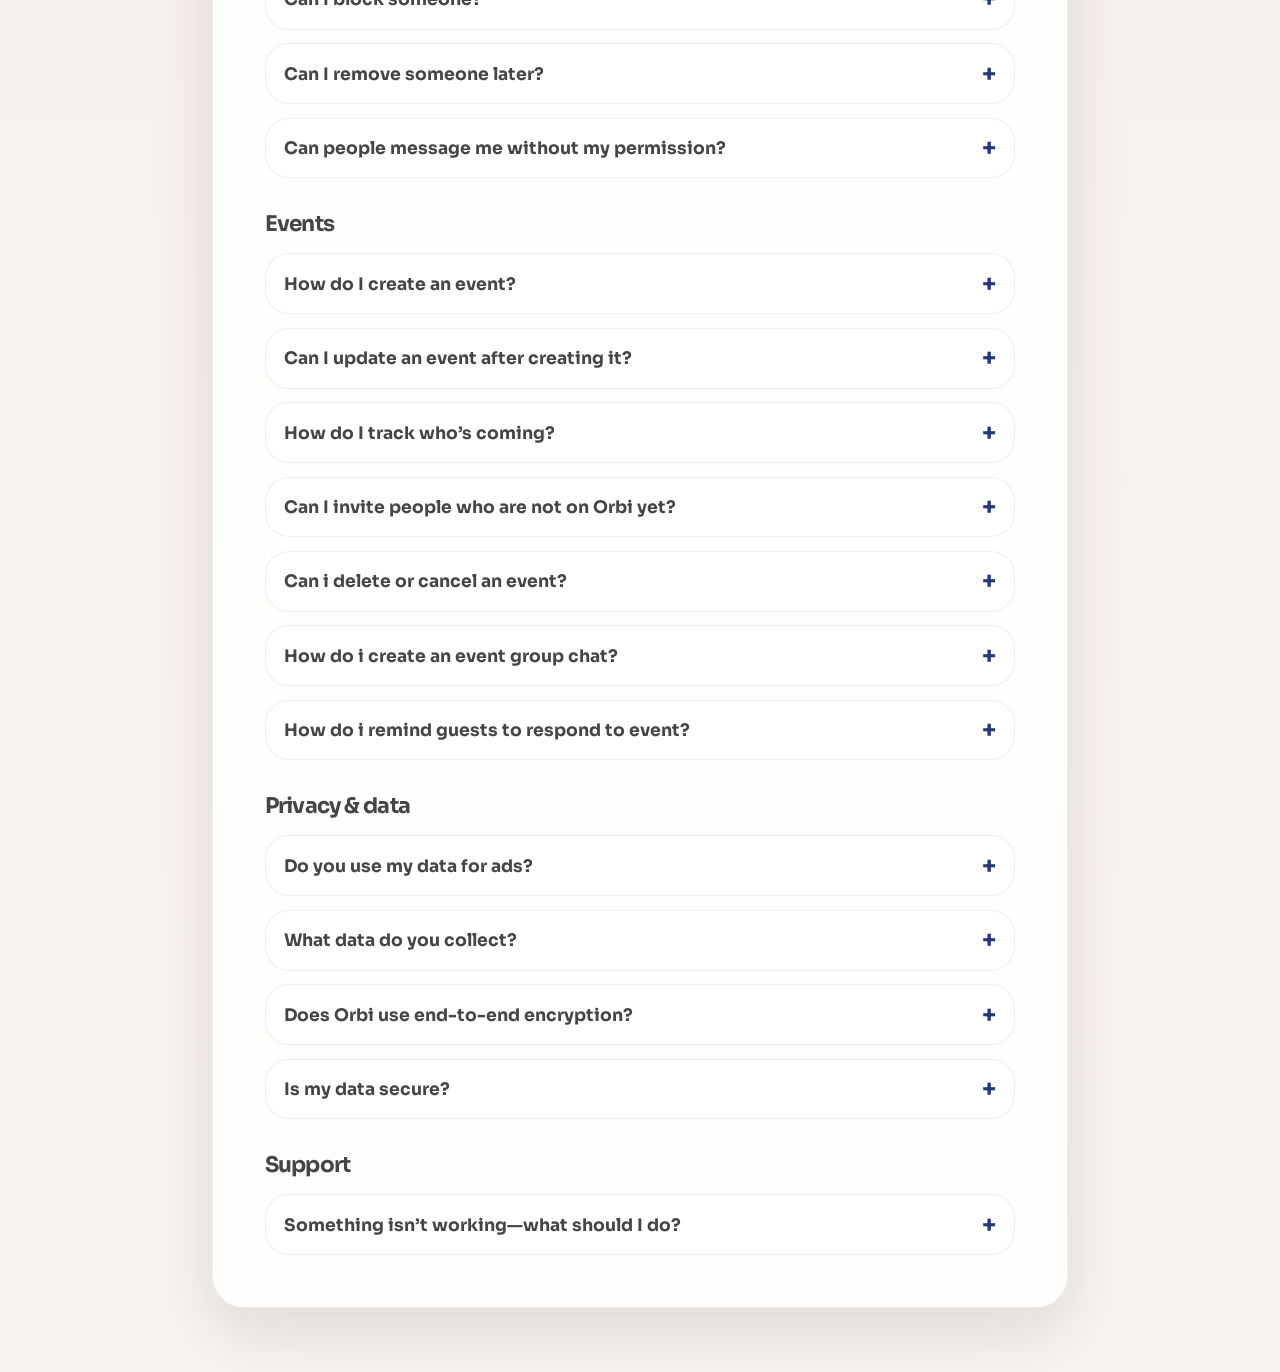
<file: support.html>
<!DOCTYPE html>
<html lang="en">
  <head>
    <meta charset="UTF-8" />
    <script>
      window.location.replace("/support/");
    </script>
    <meta http-equiv="refresh" content="0; url=/support/" />
    <link rel="canonical" href="https://orbichat.io/support/" />
    <meta name="robots" content="noindex" />
    <title>Redirecting to Support</title>
  </head>
  <body></body>
</html>
</file>
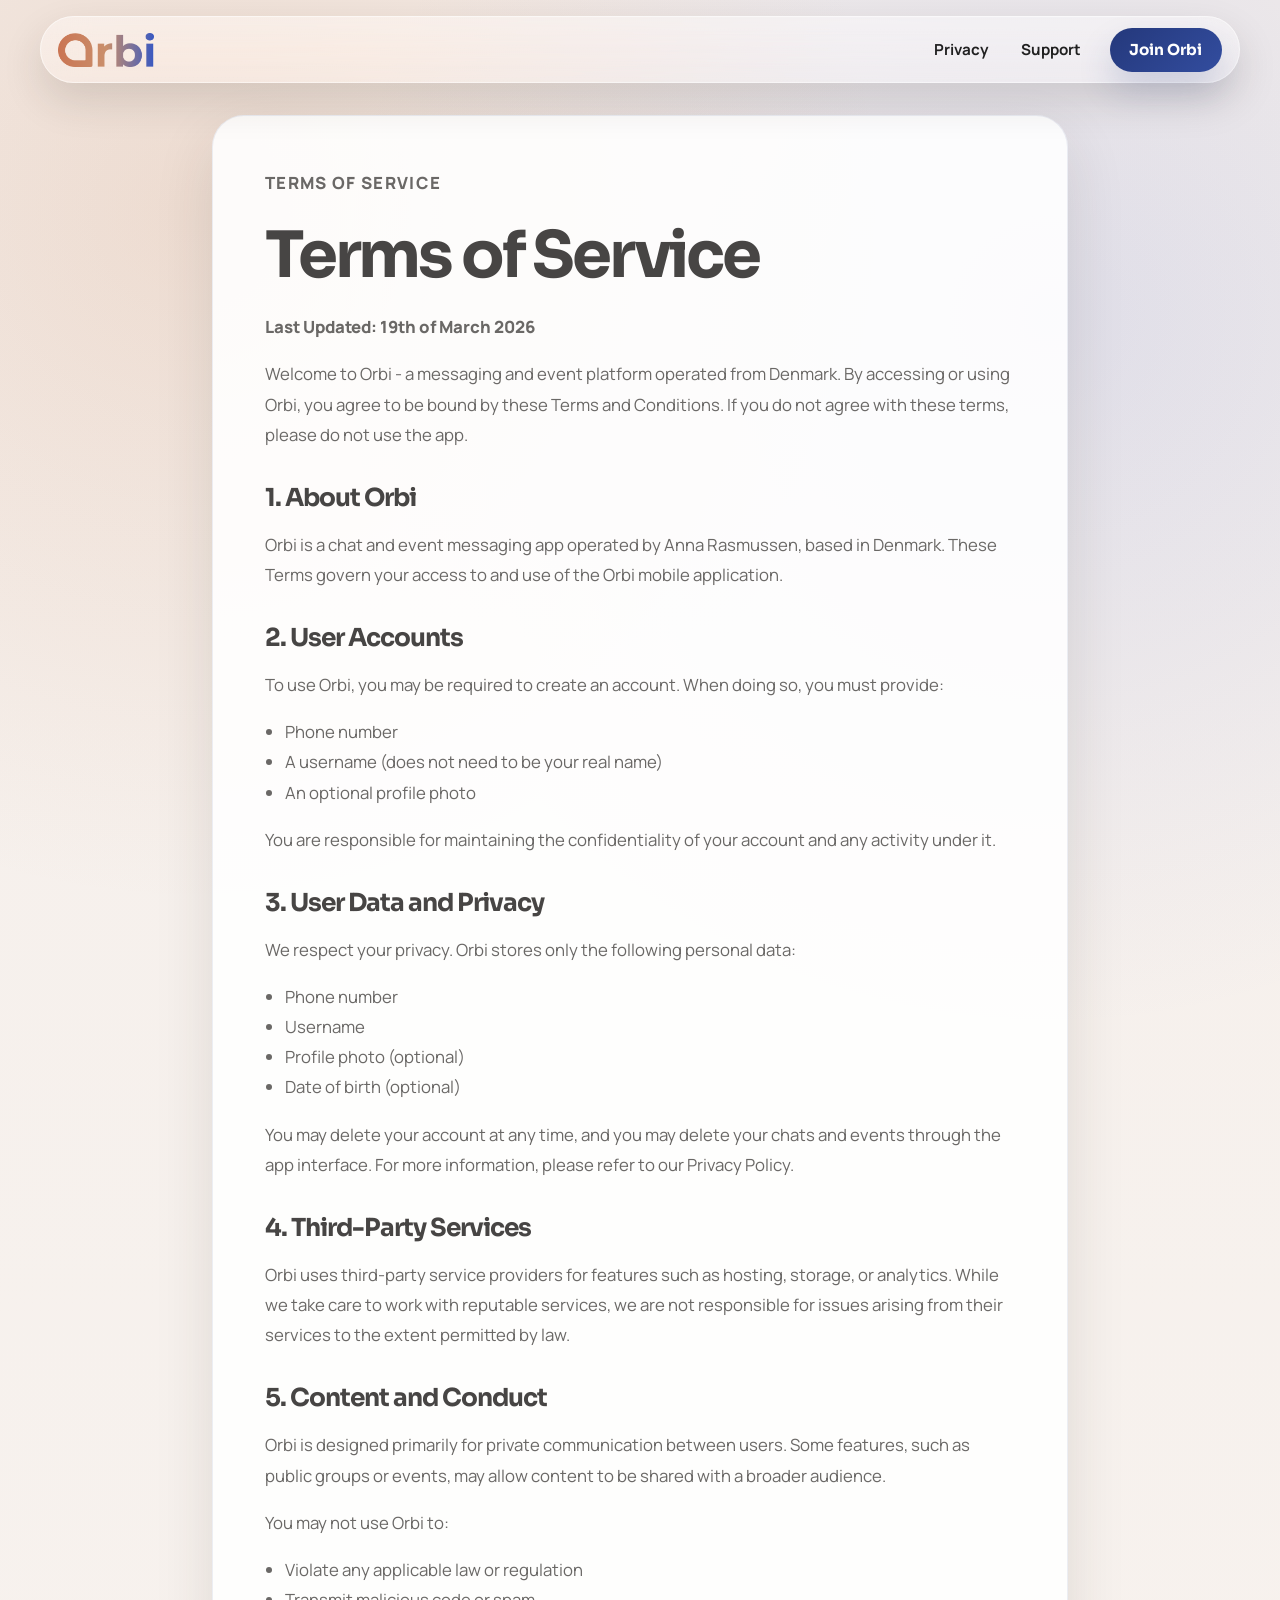
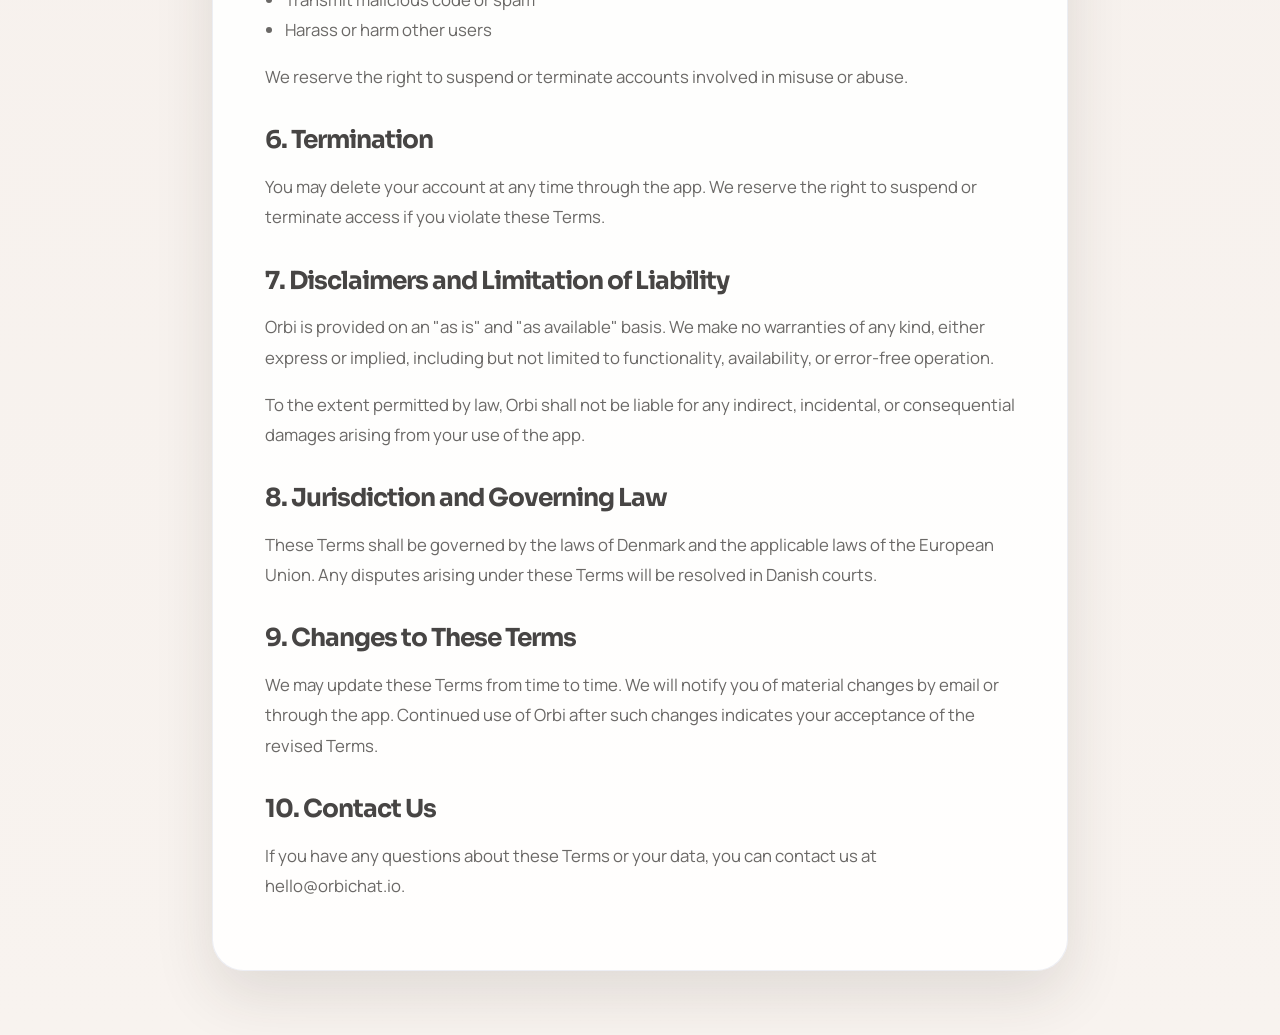
<file: terms.html>
<!DOCTYPE html>
<html lang="en">
  <head>
    <meta charset="UTF-8" />
    <script>
      window.location.replace("/terms/");
    </script>
    <meta http-equiv="refresh" content="0; url=/terms/" />
    <link rel="canonical" href="https://orbichat.io/terms/" />
    <meta name="robots" content="noindex" />
    <title>Redirecting to Terms of Service</title>
  </head>
  <body></body>
</html>
</file>
<file: styles.css>
:root {
  --bg: #f5efeb;
  --bg-soft: #fbf7f3;
  --surface: rgba(255, 255, 255, 0.8);
  --surface-strong: #ffffff;
  --ink: #474544;
  --muted: #6a6866;
  --brand-orange: #c98358;
  --brand-orange-deep: #b86538;
  --brand-blue: #24387b;
  --brand-blue-light: #6c82d8;
  --brand-blue-deep: #334d9f;
  --line: rgba(36, 56, 123, 0.08);
  --shadow-lg: 0 24px 60px rgba(47, 40, 36, 0.12);
  --shadow-md: 0 18px 40px rgba(47, 40, 36, 0.12);
  --radius-xl: 2rem;
  --radius-lg: 1.5rem;
  --radius-pill: 999px;
  --content-width: 1200px;
  --section-padding: clamp(4rem, 7vw, 6.5rem);
}

*,
*::before,
*::after {
  box-sizing: border-box;
}

html {
  scroll-behavior: smooth;
  overflow-x: clip;
}

body {
  margin: 0;
  font-family: "Manrope", sans-serif;
  background:
    radial-gradient(circle at 15% 8%, rgba(201, 131, 88, 0.18), transparent 26%),
    radial-gradient(circle at 82% 12%, rgba(108, 130, 216, 0.16), transparent 28%),
    linear-gradient(180deg, var(--bg) 0%, #f8f3ef 100%);
  color: var(--ink);
  overflow-x: clip;
}

img {
  display: block;
  max-width: 100%;
  height: auto;
}

a {
  color: inherit;
  text-decoration: none;
}

.page-shell {
  min-height: 100vh;
}

.site-header {
  position: sticky;
  top: 0;
  z-index: 20;
  padding: calc(0.65rem + 6px) 0.85rem 0;
}

.nav-shell {
  position: relative;
  max-width: var(--content-width);
  margin: 0 auto;
  display: flex;
  align-items: center;
  gap: 1rem;
  padding: 0.7rem 1.15rem;
  border-radius: var(--radius-pill);
  background:
    linear-gradient(180deg, rgba(255, 255, 255, 0.32), rgba(255, 255, 255, 0.14)),
    rgba(255, 255, 255, 0.18);
  backdrop-filter: blur(22px) saturate(145%);
  -webkit-backdrop-filter: blur(22px) saturate(145%);
  box-shadow: 0 18px 42px rgba(47, 40, 36, 0.14);
}

.nav-shell::before {
  content: "";
  position: absolute;
  inset: 0;
  border: 1px solid rgba(255, 255, 255, 0.5);
  border-radius: inherit;
  pointer-events: none;
}

.brand {
  position: relative;
  z-index: 1;
  display: inline-flex;
  align-items: center;
  font-family: "Sora", sans-serif;
  line-height: 0;
}

.brand img {
  display: block;
  width: 5.95rem;
  height: auto;
  transition: opacity 180ms ease;
}

.desktop-cta {
  flex-shrink: 0;
}

.site-nav {
  margin-left: auto;
  position: relative;
  z-index: 1;
  display: flex;
  flex-wrap: wrap;
  align-items: center;
  justify-content: center;
  gap: 0.25rem;
}

.site-nav a,
.cta-pill {
  border-radius: var(--radius-pill);
  transition: transform 180ms ease, background-color 180ms ease, color 180ms ease;
}

.site-nav a {
  padding: 0.65rem 0.85rem;
  font-size: 0.95rem;
  font-weight: 700;
  color: #202020;
}

.site-nav a:hover,
.site-nav a:focus-visible {
  background: rgba(36, 56, 123, 0.06);
  outline: none;
}

.cta-pill {
  position: relative;
  z-index: 1;
  display: inline-flex;
  align-items: center;
  justify-content: center;
  min-height: 2.7rem;
  padding: 0.8rem 1.2rem;
  font-family: "Sora", sans-serif;
  font-size: 0.95rem;
  font-weight: 700;
  background: linear-gradient(135deg, var(--brand-blue) 0%, var(--brand-blue-deep) 100%);
  color: #fff;
  box-shadow: 0 18px 34px rgba(36, 56, 123, 0.18);
}

.cta-pill:hover,
.cta-pill:focus-visible,
.store-badge:hover,
.store-badge:focus-visible {
  transform: translateY(-2px);
  outline: none;
  filter: brightness(1.03);
}

.cta-pill-solid {
  width: 100%;
}

.menu-toggle,
.mobile-menu {
  display: none;
}

.menu-toggle {
  position: relative;
  z-index: 1;
  width: 2.9rem;
  height: 2.9rem;
  margin-left: auto;
  border: 1px solid rgba(36, 56, 123, 0.12);
  border-radius: 999px;
  background: rgba(255, 255, 255, 0.34);
  box-shadow: inset 0 1px 0 rgba(255, 255, 255, 0.58);
  cursor: pointer;
  transition: transform 180ms ease, background-color 180ms ease;
}

.menu-toggle:hover,
.menu-toggle:focus-visible {
  background: rgba(255, 255, 255, 0.48);
  transform: translateY(-1px);
  outline: none;
}

.menu-toggle span {
  position: absolute;
  left: 50%;
  width: 1rem;
  height: 2px;
  border-radius: 999px;
  background: var(--brand-blue);
  transform: translateX(-50%);
  transition: transform 180ms ease, opacity 180ms ease, top 180ms ease;
}

.menu-toggle span:nth-child(1) {
  top: 0.9rem;
}

.menu-toggle span:nth-child(2) {
  top: 1.34rem;
}

.menu-toggle span:nth-child(3) {
  top: 1.78rem;
}

.nav-shell.menu-open .menu-toggle span:nth-child(1) {
  top: 1.34rem;
  transform: translateX(-50%) rotate(45deg);
}

.nav-shell.menu-open .menu-toggle span:nth-child(2) {
  opacity: 0;
}

.nav-shell.menu-open .menu-toggle span:nth-child(3) {
  top: 1.34rem;
  transform: translateX(-50%) rotate(-45deg);
}

.mobile-menu {
  position: relative;
  z-index: 1;
  width: 100%;
  padding-top: 0.9rem;
}

.mobile-nav {
  display: grid;
  gap: 0.35rem;
}

.mobile-nav a {
  padding: 0.95rem 1rem;
  border-radius: 1.1rem;
  font-size: 1.05rem;
  font-weight: 700;
  color: #202020;
  background: rgba(255, 255, 255, 0.28);
}

.mobile-nav a:hover,
.mobile-nav a:focus-visible {
  background: rgba(255, 255, 255, 0.42);
  outline: none;
}

.mobile-cta {
  width: 100%;
  margin-top: 0.8rem;
}

.section {
  max-width: var(--content-width);
  margin: 0 auto;
  padding: var(--section-padding) 1.25rem;
}

.hero {
  position: relative;
  display: grid;
  grid-template-columns: minmax(0, 1fr) minmax(320px, 460px);
  align-items: center;
  gap: clamp(2rem, 5vw, 4rem);
  min-height: calc(100vh - 7rem);
  isolation: isolate;
}

.hero::before,
.hero::after {
  content: "";
  position: absolute;
  z-index: 0;
  border-radius: 50%;
  pointer-events: none;
  filter: blur(88px);
  opacity: 1;
}

.hero::before {
  top: 2rem;
  right: 6rem;
  width: 28rem;
  height: 28rem;
  background: radial-gradient(
    circle,
    rgba(244, 161, 101, 0.54) 0%,
    rgba(244, 161, 101, 0.22) 38%,
    transparent 76%
  );
}

.hero::after {
  right: -2rem;
  bottom: 3rem;
  width: 26rem;
  height: 26rem;
  background: radial-gradient(
    circle,
    rgba(117, 132, 238, 0.46) 0%,
    rgba(117, 132, 238, 0.2) 40%,
    transparent 78%
  );
}

.hero-copy {
  position: relative;
  z-index: 1;
  max-width: 40rem;
}

.eyebrow {
  margin: 0 0 1rem;
  font-size: 0.9rem;
  font-weight: 800;
  letter-spacing: 0.08em;
  text-transform: uppercase;
  color: var(--brand-orange);
}

.eyebrow-light {
  color: rgba(255, 255, 255, 0.74);
}

.highlight {
  color: var(--brand-orange);
  font-weight: 700;
}

.hero h1,
.section-heading h2,
.feature-topline h2,
.faq-wrap h2,
.legal-sheet h1 {
  margin: 0;
  font-family: "Sora", sans-serif;
  letter-spacing: -0.05em;
}

.hero h1 {
  font-size: clamp(3rem, 7vw, 4.8rem);
  line-height: 0.95;
}

.hero-text,
.hero-subtext,
.section-heading p,
.feature-copy p,
.faq-item p,
.contact-card p,
.legal-sheet p,
.support-card p,
.legal-sheet li {
  font-size: 1.05rem;
  line-height: 1.8;
  color: var(--muted);
}

.hero-subtext {
  max-width: 34rem;
}

.store-actions {
  display: flex;
  flex-wrap: wrap;
  gap: 1rem;
  margin-top: 2rem;
}

.store-badge {
  display: inline-flex;
  align-items: center;
  justify-content: center;
  flex: 0 0 auto;
  line-height: 0;
  transition: transform 180ms ease, filter 180ms ease;
}

.official-store-badge {
  width: 16rem;
}

.official-store-badge img {
  display: block;
  width: 100%;
  height: auto;
  filter: drop-shadow(0 14px 22px rgba(17, 17, 17, 0.14));
}

.app-store-badge,
.google-play-badge {
  border-radius: 0.82rem;
}

.hero-visual {
  position: relative;
  z-index: 1;
  height: 56rem;
  padding: 0.75rem 0;
  overflow: hidden;
  isolation: isolate;
  transform: translateY(-7.1rem);
  margin-bottom: -7.1rem;
}

.hero-marquee {
  --marquee-gap: 1rem;
  position: relative;
  z-index: 1;
  display: grid;
  grid-template-columns: repeat(2, minmax(0, 1fr));
  gap: var(--marquee-gap);
  width: min(100%, 28rem);
  height: 100%;
  margin-left: auto;
}

.marquee-column {
  position: relative;
  overflow: hidden;
  -webkit-mask-image: linear-gradient(
    to bottom,
    transparent 0%,
    #000 9%,
    #000 91%,
    transparent 100%
  );
  mask-image: linear-gradient(
    to bottom,
    transparent 0%,
    #000 9%,
    #000 91%,
    transparent 100%
  );
}

.marquee-track {
  display: flex;
  flex-direction: column;
  gap: 0;
  transform: translate3d(0, 0, 0);
  will-change: transform;
}

.marquee-up .marquee-track {
  animation: marquee-up 46s linear infinite;
}

.marquee-down .marquee-track {
  animation: marquee-down 46s linear infinite;
}

.marquee-set {
  display: grid;
  gap: var(--marquee-gap);
  flex: 0 0 auto;
  margin-bottom: var(--marquee-gap);
}

.marquee-shot {
  margin: 0;
  padding: 0.32rem;
  border-radius: 2.15rem;
  background: #2c2a2b;
  contain: layout paint;
  overflow: hidden;
}

.marquee-shot img {
  width: 100%;
  aspect-ratio: 1242 / 2688;
  object-fit: cover;
  border-radius: 1.85rem;
}

.feature-band,
.faq-band,
.contact-band {
  content-visibility: auto;
}

.feature-band {
  contain-intrinsic-size: 1120px;
}

.faq-band,
.contact-band {
  contain-intrinsic-size: 700px;
}

.glow {
  position: absolute;
  border-radius: 50%;
  filter: blur(10px);
  opacity: 0.9;
}

.glow-orange {
  top: 8rem;
  right: 6rem;
  width: 13rem;
  height: 13rem;
  background: radial-gradient(circle, rgba(255, 184, 99, 0.54), transparent 72%);
}

.glow-blue {
  left: 0;
  bottom: 8rem;
  width: 12rem;
  height: 12rem;
  background: radial-gradient(circle, rgba(109, 129, 237, 0.4), transparent 74%);
}

.section-heading {
  max-width: 44rem;
  margin-bottom: 2rem;
}

.principles {
  position: relative;
  isolation: isolate;
  padding-top: 1.8rem;
}

.principles::before {
  content: "";
  position: absolute;
  left: 12rem;
  top: 10.5rem;
  width: 20rem;
  height: 20rem;
  border-radius: 50%;
  background: radial-gradient(
    circle,
    rgba(233, 145, 86, 0.38) 0%,
    rgba(233, 145, 86, 0.2) 38%,
    transparent 76%
  );
  filter: blur(74px);
  opacity: 1;
  pointer-events: none;
  z-index: 0;
}

.principles::after {
  content: "";
  position: absolute;
  left: -6.5rem;
  top: 1.5rem;
  width: 18rem;
  height: 18rem;
  border-radius: 50%;
  background: radial-gradient(
    circle,
    rgba(109, 129, 237, 0.34) 0%,
    rgba(109, 129, 237, 0.17) 42%,
    transparent 76%
  );
  filter: blur(72px);
  opacity: 1;
  pointer-events: none;
  z-index: 0;
}

.principles > * {
  position: relative;
  z-index: 1;
}

.section-heading h2,
.feature-topline h2,
.faq-wrap h2 {
  font-size: clamp(2.3rem, 5vw, 3.6rem);
  line-height: 0.98;
}

.principle-grid {
  display: grid;
  grid-template-columns: repeat(3, minmax(0, 1fr));
  gap: 1.2rem;
}

.principle-card,
.support-card {
  padding: 1.8rem;
  border: 1px solid var(--line);
  border-radius: var(--radius-xl);
  background: rgba(255, 255, 255, 0.84);
  box-shadow: var(--shadow-md);
}

.principle-icon {
  display: inline-flex;
  align-items: center;
  justify-content: center;
  width: 3rem;
  height: 3rem;
  border-radius: 1rem;
  background: rgba(36, 56, 123, 0.08);
  color: var(--brand-blue);
  font-family: "Sora", sans-serif;
  font-size: 0.95rem;
  font-weight: 800;
}

.principle-card h3,
.feature-copy h3,
.support-card h2,
.legal-sheet h2 {
  font-family: "Sora", sans-serif;
  letter-spacing: -0.04em;
}

.feature-band,
.faq-band,
.contact-band {
  max-width: none;
  padding-left: 1rem;
  padding-right: 1rem;
}

.feature-band {
  background: var(--brand-blue-light);
}

.faq-band {
  background: var(--brand-blue);
}

.contact-band {
  background: var(--brand-orange);
}

.feature-frame,
.faq-wrap,
.contact-grid {
  max-width: var(--content-width);
  margin: 0 auto;
}

.faq-wrap .section-heading h2 {
  color: #ffffff;
}

.faq-wrap .section-heading p {
  color: rgba(255, 255, 255, 0.8);
}

.faq-wrap .eyebrow {
  color: rgba(255, 255, 255, 0.72);
}

.feature-frame {
  padding: clamp(2rem, 5vw, 3rem);
}

.feature-topline {
  text-align: center;
  color: #fff;
}

.feature-carousel {
  display: grid;
  grid-template-columns: 3.5rem minmax(0, 1fr) 3.5rem;
  align-items: center;
  gap: 1rem;
  margin-top: 2rem;
  max-width: 79rem;
  margin-left: auto;
  margin-right: auto;
}

.carousel-arrow {
  display: inline-flex;
  align-items: center;
  justify-content: center;
  width: 3.5rem;
  height: 3.5rem;
  border: 1px solid rgba(255, 255, 255, 0.2);
  border-radius: 50%;
  background: rgba(255, 255, 255, 0.08);
  color: #fff;
  font-size: 2rem;
  cursor: pointer;
  transition: transform 180ms ease, background-color 180ms ease;
}

.carousel-arrow:hover,
.carousel-arrow:focus-visible {
  background: rgba(255, 255, 255, 0.16);
  transform: translateY(-2px);
  outline: none;
}

.carousel-viewport {
  min-width: 0;
  overflow: hidden;
}

.carousel-track {
  display: flex;
  min-width: 0;
  align-items: stretch;
  transition: transform 420ms ease;
}

.feature-slide {
  flex: 0 0 100%;
  width: 100%;
  min-width: 0;
  display: grid;
  grid-template-columns: 1.05fr 1fr;
  gap: clamp(1.5rem, 4vw, 3rem);
  align-items: center;
  min-height: 27rem;
  padding: 1.75rem;
  border: 1px solid rgba(255, 255, 255, 0.14);
  border-radius: 2rem;
  background: rgba(255, 255, 255, 0.09);
}

.screenshot-feature {
  display: block;
  min-height: 0;
  padding: 0;
  border: none;
  background: none;
}

.feature-slide-shell {
  display: grid;
  grid-template-columns: minmax(0, 27rem) minmax(0, 1fr);
  gap: clamp(1.5rem, 4vw, 3rem);
  align-items: center;
  height: 100%;
  min-height: 36rem;
  padding: 1.75rem;
  border: 1px solid rgba(255, 255, 255, 0.14);
  border-radius: 2rem;
  background: rgba(255, 255, 255, 0.09);
  max-width: 71rem;
  margin: 0 auto;
  overflow: hidden;
}

.birthday-feature .feature-slide-shell,
.tags-feature .feature-slide-shell,
.backup-feature .feature-slide-shell,
.friends-feature .feature-slide-shell,
.messaging-feature .feature-slide-shell,
.appearance-feature .feature-slide-shell {
  align-content: center;
}

.screenshot-feature .feature-visual,
.screenshot-feature .feature-copy {
  min-width: 0;
}

.screenshot-feature .feature-copy {
  max-width: 32rem;
}

.feature-copy h3 {
  margin: 0 0 1rem;
  font-size: clamp(2.3rem, 4.4vw, 3.4rem);
  line-height: 0.98;
  color: #fff;
}

.feature-copy p {
  margin: 0;
  color: rgba(255, 255, 255, 0.86);
}

.feature-callout {
  display: grid;
  gap: 0.35rem;
  padding-left: 1.1rem;
  border-left: 2px solid rgba(255, 255, 255, 0.28);
}

.feature-callout + .feature-callout {
  margin-top: 1rem;
}

.feature-callout strong {
  color: #fff;
  font-size: clamp(1rem, 1.4vw, 1.12rem);
}

.feature-callout span {
  color: rgba(255, 255, 255, 0.86);
  font-size: clamp(0.9rem, 1.1vw, 1rem);
  line-height: 1.55;
}

.feature-points {
  display: grid;
  gap: 1rem;
  margin: 0;
  padding: 0;
  list-style: none;
  color: rgba(255, 255, 255, 0.84);
}

.feature-points li {
  display: grid;
  gap: 0.35rem;
  padding-left: 1.1rem;
  border-left: 2px solid rgba(255, 255, 255, 0.28);
}

.feature-points strong {
  color: #fff;
  font-size: clamp(1rem, 1.4vw, 1.12rem);
}

.feature-points span {
  font-size: clamp(0.9rem, 1.1vw, 1rem);
  line-height: 1.55;
}

.feature-visual {
  position: relative;
  min-height: 19rem;
}

.screenshot-stack-visual,
.birthday-visual,
.tags-visual,
.backup-visual,
.friends-visual,
.messaging-visual,
.appearance-visual {
  --stack-scale: 0.82;
  position: relative;
  width: calc(29.5rem * var(--stack-scale));
  min-height: calc(34rem * var(--stack-scale));
  margin: 0 auto;
}

.feature-stack-stage,
.birthday-stage,
.tags-stage,
.backup-stage,
.friends-stage,
.messaging-stage,
.appearance-stage {
  position: relative;
  width: calc(29.5rem * var(--stack-scale));
  height: calc(34rem * var(--stack-scale));
  margin: 0 auto;
}

.stacked-screen {
  position: absolute;
  margin: 0;
  width: calc(13.85rem * var(--stack-scale));
  border-radius: calc(2.15rem * var(--stack-scale));
  overflow: hidden;
  box-shadow: 0 28px 46px rgba(15, 22, 56, 0.28);
}

.stacked-screen img {
  display: block;
  width: 100%;
  height: auto;
}

.back-screen {
  left: calc(0.45rem * var(--stack-scale));
  top: calc(0.45rem * var(--stack-scale));
  transform: rotate(-8deg);
  z-index: 1;
}

.front-screen {
  left: calc(11.8rem * var(--stack-scale));
  top: calc(3.85rem * var(--stack-scale));
  transform: rotate(6deg);
  z-index: 2;
}

.birthday-shot {
  position: absolute;
  left: 50%;
  top: calc(1rem * var(--stack-scale));
  width: calc(15.5rem * var(--stack-scale));
  margin: 0;
  border-radius: calc(2.45rem * var(--stack-scale));
  overflow: hidden;
  box-shadow: 0 28px 54px rgba(15, 22, 56, 0.32);
  transform: translateX(-50%) rotate(-4deg);
  z-index: 2;
}

.birthday-shot img {
  display: block;
  width: 100%;
  height: auto;
}

.tags-shot {
  position: absolute;
  left: 50%;
  top: calc(0.6rem * var(--stack-scale));
  width: calc(16.2rem * var(--stack-scale));
  margin: 0;
  border-radius: calc(2.55rem * var(--stack-scale));
  overflow: hidden;
  box-shadow: 0 28px 54px rgba(15, 22, 56, 0.32);
  transform: translateX(-50%) rotate(3deg);
  z-index: 2;
}

.tags-shot img {
  display: block;
  width: 100%;
  height: auto;
}

.backup-shot {
  position: absolute;
  left: 50%;
  top: calc(0.35rem * var(--stack-scale));
  width: calc(16rem * var(--stack-scale));
  margin: 0;
  border-radius: calc(2.55rem * var(--stack-scale));
  overflow: hidden;
  box-shadow: 0 28px 54px rgba(15, 22, 56, 0.32);
  transform: translateX(-50%) rotate(-3deg);
  z-index: 2;
}

.backup-shot img {
  display: block;
  width: 100%;
  height: auto;
}

.friends-onboarding-shot,
.friends-shot {
  position: absolute;
  margin: 0;
  overflow: hidden;
  box-shadow: 0 28px 54px rgba(15, 22, 56, 0.32);
}

.friends-onboarding-shot {
  left: calc(1.4rem * var(--stack-scale));
  top: calc(1.8rem * var(--stack-scale));
  width: calc(13.2rem * var(--stack-scale));
  border-radius: calc(2rem * var(--stack-scale));
  opacity: 0.78;
  transform: rotate(-7deg);
  z-index: 1;
}

.friends-shot {
  left: calc(10.7rem * var(--stack-scale));
  top: calc(0.25rem * var(--stack-scale));
  width: calc(15.7rem * var(--stack-scale));
  border-radius: calc(2.55rem * var(--stack-scale));
  transform: rotate(4deg);
  z-index: 2;
}

.friends-onboarding-shot img,
.friends-shot img {
  display: block;
  width: 100%;
  height: auto;
}

.messaging-info-shot,
.messaging-thread-shot {
  position: absolute;
  margin: 0;
  overflow: hidden;
  box-shadow: 0 28px 54px rgba(15, 22, 56, 0.32);
}

.messaging-info-shot {
  left: calc(0.45rem * var(--stack-scale));
  top: calc(0.45rem * var(--stack-scale));
  width: calc(13.85rem * var(--stack-scale));
  border-radius: calc(2.15rem * var(--stack-scale));
  transform: rotate(-8deg);
  z-index: 1;
}

.messaging-thread-shot {
  left: calc(11.8rem * var(--stack-scale));
  top: calc(3.85rem * var(--stack-scale));
  width: calc(13.85rem * var(--stack-scale));
  border-radius: calc(2.15rem * var(--stack-scale));
  transform: rotate(6deg);
  z-index: 2;
}

.messaging-info-shot img,
.messaging-thread-shot img {
  display: block;
  width: 100%;
  height: auto;
}

.appearance-dark-shot,
.appearance-light-shot {
  position: absolute;
  margin: 0;
  overflow: hidden;
  box-shadow: 0 28px 54px rgba(15, 22, 56, 0.32);
}

.appearance-dark-shot {
  left: calc(0.45rem * var(--stack-scale));
  top: calc(0.45rem * var(--stack-scale));
  width: calc(13.85rem * var(--stack-scale));
  border-radius: calc(2.15rem * var(--stack-scale));
  transform: rotate(-8deg);
  z-index: 1;
}

.appearance-light-shot {
  left: calc(11.8rem * var(--stack-scale));
  top: calc(3.85rem * var(--stack-scale));
  width: calc(13.85rem * var(--stack-scale));
  border-radius: calc(2.15rem * var(--stack-scale));
  transform: rotate(6deg);
  z-index: 2;
}

.appearance-dark-shot img,
.appearance-light-shot img {
  display: block;
  width: 100%;
  height: auto;
}

.tilted-phone,
.feature-phone {
  position: absolute;
  border-radius: 2rem;
  background: #232323;
  box-shadow: 0 30px 44px rgba(22, 30, 72, 0.24);
}

.tilted-phone::before,
.tilted-phone::after,
.feature-phone::before,
.feature-phone::after {
  content: "";
  position: absolute;
}

.tilted-phone::before,
.feature-phone::before {
  inset: 0.35rem;
  border-radius: 1.7rem;
}

.tilted-phone::after,
.feature-phone::after {
  top: 0.65rem;
  left: 50%;
  transform: translateX(-50%);
  width: 34%;
  height: 0.8rem;
  border-radius: 999px;
  background: rgba(17, 17, 17, 0.55);
}

.dark-phone,
.light-phone {
  width: 9.5rem;
  height: 16.3rem;
}

.dark-phone {
  left: 2rem;
  top: 1rem;
  transform: rotate(-11deg);
}

.dark-phone::before {
  background:
    linear-gradient(180deg, transparent 2.4rem, rgba(255, 255, 255, 0.08) 2.4rem 3.8rem, transparent 3.8rem),
    linear-gradient(180deg, #151a22, #11161e);
}

.light-phone {
  right: 3rem;
  top: 2rem;
  background: #ffffff;
  transform: rotate(11deg);
}

.light-phone::before {
  background:
    linear-gradient(180deg, transparent 2.4rem, rgba(17, 17, 17, 0.05) 2.4rem 3.8rem, transparent 3.8rem),
    linear-gradient(180deg, #f8f8fb, #f1f1f6);
}

.center-phone,
.shield-phone {
  width: 11rem;
  height: 17.2rem;
  left: 50%;
  top: 0.8rem;
  transform: translateX(-50%);
}

.center-phone::before {
  background:
    linear-gradient(155deg, #bf764e 0%, #d29467 38%, #7d8fcf 100%);
}

.shield-phone::before {
  background:
    linear-gradient(155deg, #bf764e 0%, #cd8a60 42%, #7890d9 100%);
}

.floating-card {
  position: absolute;
  max-width: 9.25rem;
  padding: 0.95rem 1rem;
  border-radius: 1.25rem;
  background: rgba(255, 255, 255, 0.9);
  box-shadow: 0 18px 36px rgba(18, 30, 78, 0.18);
  color: #3b3b3b;
  font-size: 0.9rem;
  font-weight: 700;
  line-height: 1.5;
  z-index: 3;
}

.left-card {
  left: 0;
  bottom: 1.4rem;
}

.right-card {
  right: 0;
  top: 4rem;
}

.events-chip {
  max-width: none;
  border-radius: 999px;
  background: rgba(255, 255, 255, 0.92);
  color: #24387b;
  font-size: 0.85rem;
  letter-spacing: 0.02em;
  box-shadow: 0 14px 28px rgba(15, 22, 56, 0.24);
}

.top-chip {
  left: calc(20.2rem * var(--stack-scale));
  top: calc(1.4rem * var(--stack-scale));
}

.glance-chip {
  left: calc(15.6rem * var(--stack-scale));
  min-width: calc(11.4rem * var(--stack-scale));
  text-align: center;
  white-space: nowrap;
}

.bottom-chip {
  left: calc(1.15rem * var(--stack-scale));
  top: calc(21.25rem * var(--stack-scale));
}

.birthday-chip {
  max-width: none;
  border-radius: 999px;
  background: rgba(255, 248, 240, 0.94);
  color: #9a4f2e;
  font-size: 0.83rem;
  letter-spacing: 0.02em;
  box-shadow: 0 14px 32px rgba(26, 36, 84, 0.2);
}

.birthday-chip-top {
  left: calc(17.3rem * var(--stack-scale));
  top: calc(2.6rem * var(--stack-scale));
  min-width: calc(11.2rem * var(--stack-scale));
  text-align: center;
  white-space: nowrap;
}

.birthday-chip-bottom {
  left: calc(0.9rem * var(--stack-scale));
  top: calc(24.1rem * var(--stack-scale));
}

.birthday-burst {
  position: absolute;
  font-size: calc(4.35rem * var(--stack-scale));
  line-height: 1;
  filter: drop-shadow(0 12px 18px rgba(18, 30, 78, 0.2));
  z-index: 3;
}

.birthday-burst-left {
  left: calc(2.2rem * var(--stack-scale));
  top: calc(4.5rem * var(--stack-scale));
}

.birthday-burst-right {
  left: calc(22.8rem * var(--stack-scale));
  top: calc(19.8rem * var(--stack-scale));
}

.tags-chip {
  max-width: none;
  border-radius: 999px;
  background: rgba(255, 255, 255, 0.94);
  color: #24387b;
  font-size: 0.86rem;
  letter-spacing: 0.02em;
  box-shadow: 0 14px 32px rgba(26, 36, 84, 0.2);
}

.tags-chip-top {
  left: calc(4rem * var(--stack-scale));
  top: calc(5.2rem * var(--stack-scale));
}

.tags-chip-bottom {
  left: calc(17.2rem * var(--stack-scale));
  top: calc(24.2rem * var(--stack-scale));
}

.backup-chip {
  max-width: none;
  border-radius: 999px;
  background: rgba(255, 255, 255, 0.94);
  color: #24387b;
  font-size: 0.86rem;
  letter-spacing: 0.02em;
  box-shadow: 0 14px 32px rgba(26, 36, 84, 0.2);
}

.backup-chip-top {
  left: calc(4.4rem * var(--stack-scale));
  top: calc(4.8rem * var(--stack-scale));
}

.backup-chip-bottom {
  left: calc(16.8rem * var(--stack-scale));
  top: calc(24rem * var(--stack-scale));
}

.friends-chip {
  max-width: none;
  border-radius: 999px;
  background: rgba(255, 255, 255, 0.94);
  color: #24387b;
  font-size: 0.86rem;
  letter-spacing: 0.02em;
  box-shadow: 0 14px 32px rgba(26, 36, 84, 0.2);
}

.friends-chip-top {
  left: calc(2.6rem * var(--stack-scale));
  top: calc(5rem * var(--stack-scale));
}

.friends-chip-bottom {
  left: calc(16.7rem * var(--stack-scale));
  top: calc(24.2rem * var(--stack-scale));
}

.messaging-chip {
  max-width: none;
  border-radius: 999px;
  background: rgba(255, 255, 255, 0.94);
  color: #24387b;
  font-size: 0.86rem;
  letter-spacing: 0.02em;
  box-shadow: 0 14px 32px rgba(26, 36, 84, 0.2);
}

.messaging-chip-top {
  left: calc(15.6rem * var(--stack-scale));
  top: calc(1.4rem * var(--stack-scale));
  min-width: calc(12.8rem * var(--stack-scale));
  text-align: center;
  white-space: nowrap;
}

.messaging-chip-bottom {
  left: calc(-1.25rem * var(--stack-scale));
  top: calc(24.15rem * var(--stack-scale));
  min-width: calc(11.7rem * var(--stack-scale));
  text-align: center;
  white-space: nowrap;
}

.appearance-chip {
  max-width: none;
  border-radius: 999px;
  background: rgba(255, 255, 255, 0.94);
  color: #24387b;
  font-size: 0.86rem;
  letter-spacing: 0.02em;
  box-shadow: 0 14px 32px rgba(26, 36, 84, 0.2);
}

.appearance-chip-top {
  left: calc(16.6rem * var(--stack-scale));
  top: calc(0.75rem * var(--stack-scale));
}

.appearance-chip-bottom {
  left: calc(1.15rem * var(--stack-scale));
  top: calc(21.25rem * var(--stack-scale));
}

.screenshot-feature .floating-card {
  max-width: none;
  padding:
    clamp(0.45rem, calc(0.68rem * var(--stack-scale)), 0.68rem)
    clamp(0.65rem, calc(0.9rem * var(--stack-scale)), 0.9rem);
  font-size: clamp(0.6875rem, calc(0.98rem * var(--stack-scale)), 0.98rem);
  line-height: 1.1;
  text-align: center;
  white-space: nowrap;
}

.carousel-dots {
  display: flex;
  justify-content: center;
  gap: 0.75rem;
  margin-top: 1.4rem;
}

.dot {
  width: 0.75rem;
  height: 0.75rem;
  border: none;
  border-radius: 999px;
  background: rgba(255, 255, 255, 0.42);
  cursor: pointer;
}

.dot.is-active {
  width: 2rem;
  background: #fff;
}

.section-heading-center {
  margin-left: auto;
  margin-right: auto;
  text-align: center;
}

.faq-list {
  max-width: 54rem;
  margin: 0 auto;
  display: grid;
  gap: 1rem;
}

.faq-item {
  border: 1px solid rgba(255, 255, 255, 0.14);
  border-radius: var(--radius-lg);
  background: rgba(255, 255, 255, 0.08);
  color: #fff;
  overflow: hidden;
}

.faq-item summary {
  position: relative;
  padding: 1.4rem 4rem 1.4rem 1.4rem;
  cursor: pointer;
  list-style: none;
  font-family: "Sora", sans-serif;
  font-size: 1.3rem;
  font-weight: 700;
}

.faq-item summary::-webkit-details-marker {
  display: none;
}

.faq-item summary::after {
  content: "+";
  position: absolute;
  right: 1.4rem;
  top: 50%;
  transform: translateY(-50%);
  font-size: 1.7rem;
  color: rgba(255, 255, 255, 0.84);
}

.faq-item[open] summary::after {
  content: "−";
}

.faq-item p {
  margin: 0;
  padding: 0 1.4rem 1.4rem;
  color: rgba(255, 255, 255, 0.84);
}

.contact-grid {
  display: grid;
  grid-template-columns: 1fr minmax(18rem, 24rem);
  gap: 2rem;
  align-items: center;
}

.contact-branding {
  display: grid;
  gap: 1.5rem;
}

.footer-logo {
  width: min(17rem, 55vw);
}

.footer-links {
  display: grid;
  gap: 0.75rem;
}

.footer-links a,
.contact-email {
  color: #fff;
  font-weight: 800;
  text-decoration: underline;
  text-underline-offset: 0.18em;
}

.contact-card {
  padding: 2rem;
  border: 1px solid rgba(255, 255, 255, 0.16);
  border-radius: 2rem;
  background: rgba(255, 255, 255, 0.08);
}

.contact-email {
  display: inline-block;
  margin-top: 1.2rem;
  font-family: "Sora", sans-serif;
  font-size: clamp(1.7rem, 4vw, 2.2rem);
  text-decoration: none;
}

.contact-card p {
  margin-bottom: 0;
  color: rgba(255, 255, 255, 0.84);
}

.legal-body {
  min-height: 100vh;
}

.legal-header {
  position: relative;
}

.legal-main {
  max-width: 56rem;
  margin: 0 auto;
  padding: 2rem 1.25rem 4rem;
}

.legal-sheet {
  padding: clamp(2rem, 5vw, 3.25rem);
  border: 1px solid var(--line);
  border-radius: 2rem;
  background: rgba(255, 255, 255, 0.88);
  box-shadow: var(--shadow-lg);
}

.legal-sheet h1 {
  font-size: clamp(2.4rem, 5vw, 4rem);
}

.legal-sheet h2 {
  margin-top: 2rem;
  margin-bottom: 0.75rem;
  font-size: 1.55rem;
}

.legal-lead {
  font-weight: 800;
  color: var(--brand-blue);
}

.legal-sheet ul {
  margin: 0.35rem 0 1rem 1.25rem;
  padding: 0;
}

.support-sections {
  display: grid;
  gap: 2rem;
  margin-top: 2rem;
}

.support-section h2 {
  margin-top: 0;
  margin-bottom: 1rem;
  font-size: 1.35rem;
}

.support-accordion-list {
  display: grid;
  gap: 0.85rem;
}

.support-accordion-item {
  border: 1px solid var(--line);
  border-radius: 1.5rem;
  background: rgba(255, 255, 255, 0.84);
  overflow: hidden;
}

.support-accordion-item summary {
  position: relative;
  padding: 1.15rem 3.5rem 1.15rem 1.15rem;
  cursor: pointer;
  list-style: none;
  font-family: "Sora", sans-serif;
  font-size: 1.08rem;
  font-weight: 700;
  color: var(--ink);
}

.support-accordion-item summary::-webkit-details-marker {
  display: none;
}

.support-accordion-item summary::after {
  content: "+";
  position: absolute;
  right: 1.15rem;
  top: 50%;
  transform: translateY(-50%);
  font-size: 1.5rem;
  color: var(--brand-blue);
}

.support-accordion-item[open] summary::after {
  content: "−";
}

.support-accordion-item p {
  margin: 0;
  padding: 0 1.15rem 1.15rem;
}

.sr-only {
  position: absolute;
  width: 1px;
  height: 1px;
  padding: 0;
  margin: -1px;
  overflow: hidden;
  clip: rect(0, 0, 0, 0);
  white-space: nowrap;
  border: 0;
}

[data-reveal] {
  opacity: 1;
  transform: none;
  transition: opacity 500ms ease, transform 500ms ease;
}

[data-reveal].is-visible {
  opacity: 1;
  transform: translateY(0);
}

@keyframes float {
  0%,
  100% {
    transform: translateY(0);
  }
  50% {
    transform: translateY(-10px);
  }
}

@keyframes marquee-up {
  from {
    transform: translate3d(0, 0, 0);
  }
  to {
    transform: translate3d(0, -50%, 0);
  }
}

@keyframes marquee-down {
  from {
    transform: translate3d(0, -50%, 0);
  }
  to {
    transform: translate3d(0, 0, 0);
  }
}

@media (max-width: 1024px) {
  .hero {
    grid-template-columns: 1fr;
    min-height: auto;
  }

  .hero::before {
    top: 4rem;
    right: 3rem;
    width: 22rem;
    height: 22rem;
  }

  .hero::after {
    right: -1rem;
    bottom: 2rem;
    width: 20rem;
    height: 20rem;
  }

  .hero-copy {
    max-width: none;
  }

  .hero-visual {
    height: 46rem;
    margin-top: 4.5rem;
    transform: translateY(-6.25rem);
    margin-bottom: -6.25rem;
  }

  .hero-marquee {
    width: min(100%, 25rem);
    margin-right: auto;
  }

  .principle-grid,
  .contact-grid,
  .support-grid,
  .feature-slide {
    grid-template-columns: 1fr;
  }

  .principles::before {
    left: 7.5rem;
    top: 11rem;
    width: 16rem;
    height: 16rem;
  }

  .principles::after {
    left: -4.5rem;
    top: 1rem;
    width: 14rem;
    height: 14rem;
    filter: blur(62px);
  }

  .feature-carousel {
    grid-template-columns: 3rem minmax(0, 1fr) 3rem;
    gap: 0.75rem;
    align-items: center;
  }

  .carousel-arrow {
    display: inline-flex;
    width: 3rem;
    height: 3rem;
    font-size: 1.75rem;
  }

  .feature-slide {
    padding: 1.5rem;
    align-items: start;
  }

  .feature-slide.screenshot-feature {
    padding: 0;
  }

  .feature-slide-shell {
    display: flex;
    flex-direction: column;
    gap: 2.15rem;
    align-items: center;
    min-height: 0;
    max-width: 48rem;
    padding: 1.75rem;
  }

  .birthday-feature .feature-slide-shell,
  .tags-feature .feature-slide-shell,
  .backup-feature .feature-slide-shell,
  .friends-feature .feature-slide-shell,
  .messaging-feature .feature-slide-shell,
  .appearance-feature .feature-slide-shell {
    justify-content: center;
  }

  .screenshot-stack-visual,
  .birthday-visual,
  .tags-visual,
  .backup-visual,
  .friends-visual,
  .messaging-visual,
  .appearance-visual {
    --stack-scale: 0.74;
    width: min(100%, calc(29.5rem * var(--stack-scale)));
    min-height: calc(34rem * var(--stack-scale));
    margin-bottom: 0.75rem;
  }

  .screenshot-feature .feature-copy {
    max-width: 36rem;
  }

  .carousel-dots {
    margin-top: 1.4rem;
  }
}

@media (max-width: 760px) {
  .site-header {
    padding-left: 0.75rem;
    padding-right: 0.75rem;
  }

  .nav-shell {
    flex-wrap: wrap;
    align-items: center;
    justify-content: space-between;
  }

  .brand {
    margin-right: auto;
  }

  .brand img {
    width: 5.45rem;
  }

  .desktop-nav,
  .desktop-cta {
    display: none;
  }

  .menu-toggle {
    display: inline-flex;
    align-items: center;
    justify-content: center;
  }

  .nav-shell.menu-open {
    border-radius: 2rem;
    padding-bottom: 1rem;
  }

  .nav-shell.menu-open .mobile-menu {
    display: block;
  }

  .hero-visual {
    height: 37rem;
    margin-top: 4.5rem;
    transform: translateY(-5rem);
    margin-bottom: -5rem;
  }

  .hero::before,
  .hero::after {
    filter: blur(42px);
    opacity: 0.88;
  }

  .hero::before {
    top: 4.75rem;
    right: 0.5rem;
    width: 14rem;
    height: 14rem;
  }

  .hero::after {
    right: -1.5rem;
    bottom: 1rem;
    width: 13rem;
    height: 13rem;
  }

  .principles::before {
    left: 1.25rem;
    top: 13rem;
    width: 12rem;
    height: 12rem;
    filter: blur(38px);
    opacity: 0.9;
  }

  .principles::after {
    left: -3rem;
    top: 1.25rem;
    width: 10.5rem;
    height: 10.5rem;
    filter: blur(34px);
    opacity: 0.92;
  }

  .hero-marquee {
    --marquee-gap: 0.75rem;
    width: min(100%, 21rem);
  }

  .marquee-column {
    -webkit-mask-image: none;
    mask-image: none;
  }

  .marquee-column::before,
  .marquee-column::after {
    content: "";
    position: absolute;
    left: 0;
    right: 0;
    z-index: 2;
    height: 3.75rem;
    pointer-events: none;
  }

  .marquee-column::before {
    top: 0;
    background: linear-gradient(to bottom, rgba(245, 239, 235, 0.96), transparent);
  }

  .marquee-column::after {
    bottom: 0;
    background: linear-gradient(to top, rgba(245, 239, 235, 0.96), transparent);
  }

  .glow {
    display: none;
  }

  .marquee-shot {
    padding: 0.26rem;
    border-radius: 1.8rem;
  }

  .marquee-shot img {
    border-radius: 1.5rem;
  }

  .app-store-badge,
  .google-play-badge {
    border-radius: 0.72rem;
  }

  .official-store-badge {
    width: 14.4rem;
  }

  .official-store-badge img {
    width: 100%;
    height: auto;
  }

  .feature-frame {
    padding-left: 0;
    padding-right: 0;
  }

  .feature-slide-shell {
    padding: 1.5rem;
    gap: 2rem;
  }

  .screenshot-stack-visual,
  .birthday-visual,
  .tags-visual,
  .backup-visual,
  .friends-visual,
  .messaging-visual,
  .appearance-visual {
    --stack-scale: 0.68;
    width: min(100%, calc(29.5rem * var(--stack-scale)));
    min-height: calc(34rem * var(--stack-scale));
    margin-bottom: 0.75rem;
  }

  .feature-carousel {
    grid-template-columns: 1fr;
    gap: 0.75rem;
  }

  .carousel-viewport {
    touch-action: pan-y;
  }

  .carousel-arrow {
    display: none;
    width: 3rem;
    height: 3rem;
  }

  .carousel-dots {
    margin-top: 1.4rem;
  }
}

@media (max-width: 560px) {
  .feature-slide-shell {
    width: 100%;
    padding: 1.25rem;
    gap: 1.75rem;
  }

  .screenshot-stack-visual,
  .birthday-visual,
  .tags-visual,
  .backup-visual,
  .friends-visual,
  .messaging-visual,
  .appearance-visual {
    --stack-scale: 0.54;
    width: min(100%, calc(29.5rem * var(--stack-scale)));
    min-height: calc(34rem * var(--stack-scale));
    margin-bottom: 0.5rem;
  }
}

@media (max-width: 360px) {
  .screenshot-stack-visual,
  .birthday-visual,
  .tags-visual,
  .backup-visual,
  .friends-visual,
  .messaging-visual,
  .appearance-visual {
    --stack-scale: 0.45;
  }
}

@media (max-height: 860px) and (min-width: 1025px) {
  .hero.section {
    padding-top: 2rem;
    padding-bottom: 2rem;
  }

  .hero {
    min-height: calc(100vh - 5.5rem);
  }

  .store-actions {
    margin-top: 1.5rem;
  }
}

@media (prefers-reduced-motion: reduce) {
  .marquee-up .marquee-track,
  .marquee-down .marquee-track {
    animation: none;
    transform: none;
  }
}
</file>
